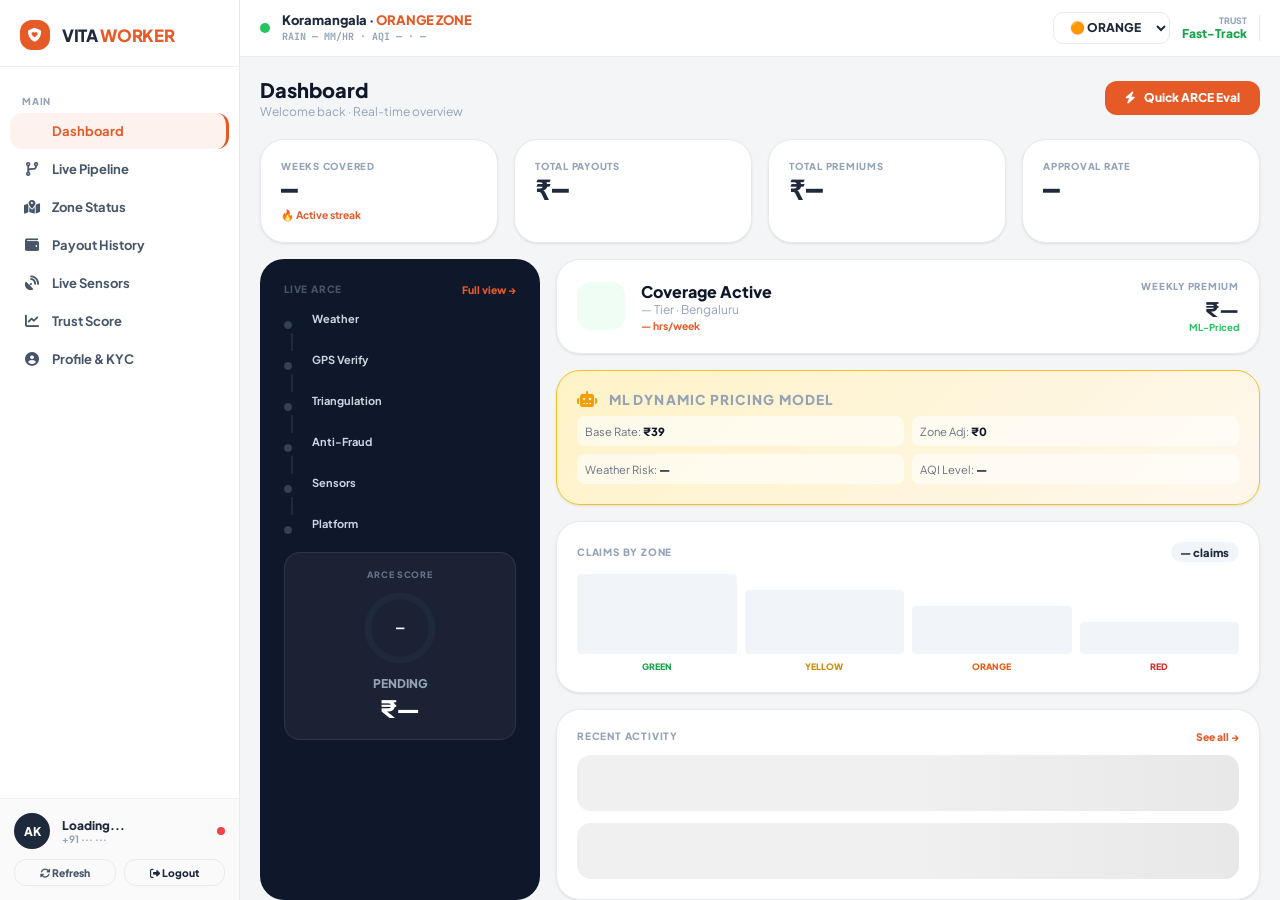
<file: frontend/workers_dashboard.html>
<!DOCTYPE html>
<html lang="en">
<head>
  <meta charset="UTF-8"><meta name="viewport" content="width=device-width,initial-scale=1">
  <title>VITA · Dashboard</title>
  <link rel="stylesheet" href="vita.css">
  <link rel="stylesheet" href="https://cdnjs.cloudflare.com/ajax/libs/font-awesome/6.5.0/css/all.min.css">
  <style>
    .stat-grid { display:grid; grid-template-columns:repeat(4,1fr); gap:1rem; }
    @media(max-width:900px){.stat-grid{grid-template-columns:1fr 1fr;}}
    .main-grid { display:grid; grid-template-columns:280px 1fr; gap:1rem; }
    @media(max-width:900px){.main-grid{grid-template-columns:1fr;}}
    .activity-row {
      display:flex; align-items:center; justify-content:space-between;
      padding:0.75rem 1rem; background:#f8fafc; border-radius:0.875rem;
      border:1px solid #f0f0f0;
    }
    .activity-icon {
      width:2.5rem; height:2.5rem; border-radius:0.75rem;
      display:flex; align-items:center; justify-content:center; font-size:1rem;
      flex-shrink:0;
    }
  </style>
</head>
<body>

<div id="sidebar"></div>
<div id="main">
  <div id="topbar"></div>
  <div id="page-content">

    <div class="fade-up" style="display:flex;align-items:center;justify-content:space-between;margin-bottom:1.25rem;">
      <div>
        <h1 style="font-size:1.25rem;font-weight:900;color:#0f172a;">Dashboard</h1>
        <p style="font-size:0.75rem;color:#94a3b8;margin-top:2px;">Welcome back · Real-time overview</p>
      </div>
      <button class="btn-primary" onclick="runQuickARCE()">
        <i class="fa-solid fa-bolt"></i> Quick ARCE Eval
      </button>
    </div>

    <!-- Stat cards -->
    <div class="stat-grid fade-up" style="margin-bottom:1rem;">
      <div class="card card-pad">
        <div class="stat-label">Weeks Covered</div>
        <div class="stat-value" id="s-weeks">—</div>
        <div style="font-size:0.65rem;color:#e65a28;margin-top:4px;font-weight:700;">🔥 Active streak</div>
      </div>
      <div class="card card-pad">
        <div class="stat-label">Total Payouts</div>
        <div class="stat-value mono" id="s-payouts">₹—</div>
      </div>
      <div class="card card-pad">
        <div class="stat-label">Total Premiums</div>
        <div class="stat-value mono" id="s-premiums">₹—</div>
      </div>
      <div class="card card-pad">
        <div class="stat-label">Approval Rate</div>
        <div class="stat-value" id="s-rate">—</div>
      </div>
    </div>

    <div class="main-grid fade-up">
      <!-- Pipeline mini -->
      <div class="dark-card" style="display:flex;flex-direction:column;gap:1rem;">
        <div style="display:flex;align-items:center;justify-content:space-between;">
          <div class="card-title" style="margin-bottom:0;">Live ARCE</div>
          <a href="/pipeline"style="font-size:0.65rem;font-weight:800;color:#e65a28;text-decoration:none;">Full view →</a>
        </div>
        <div id="mini-pipeline" style="display:flex;flex-direction:column;gap:2px;">
          <!-- steps injected by JS -->
        </div>
        <!-- Score ring -->
        <div style="background:rgba(255,255,255,0.05);border:1px solid rgba(255,255,255,0.08);border-radius:1rem;padding:1rem;text-align:center;">
          <div style="font-size:0.55rem;font-weight:800;color:#64748b;text-transform:uppercase;letter-spacing:0.08em;margin-bottom:0.5rem;">ARCE Score</div>
          <svg width="80" height="80" viewBox="0 0 80 80">
            <circle cx="40" cy="40" r="32" fill="none" stroke="#1e293b" stroke-width="7" class="score-ring-track"/>
            <circle id="score-ring" cx="40" cy="40" r="32" fill="none" stroke="#e65a28" stroke-width="7"
              stroke-linecap="round" stroke-dasharray="201.1" stroke-dashoffset="201.1"
              transform="rotate(-90 40 40)" class="score-ring-fill"/>
            <text x="40" y="45" text-anchor="middle" font-family="JetBrains Mono" font-size="14" font-weight="700" fill="white" id="score-text">—</text>
          </svg>
          <div id="arce-dec"  style="font-size:0.75rem;font-weight:900;color:#94a3b8;margin-top:4px;">PENDING</div>
          <div id="arce-pay"  style="font-size:1.5rem;font-weight:900;color:white;margin-top:2px;">₹—</div>
        </div>
      </div>

      <!-- Right column -->
      <div style="display:flex;flex-direction:column;gap:1rem;">
        <!-- Coverage with Dynamic Pricing -->
        <div class="card card-pad" style="display:flex;align-items:center;justify-content:space-between;">
          <div style="display:flex;align-items:center;gap:1rem;">
            <div style="width:3rem;height:3rem;border-radius:0.875rem;background:#f0fdf4;display:flex;align-items:center;justify-content:center;color:#16a34a;font-size:1.25rem;">
              <i class="fa-solid fa-shield-check"></i>
            </div>
            <div>
              <div style="font-size:1rem;font-weight:900;color:#0f172a;">Coverage Active</div>
              <div style="font-size:0.75rem;color:#94a3b8;" id="cov-zone">— Tier · Bengaluru</div>
              <div style="font-size:0.65rem;color:#e65a28;margin-top:2px;font-weight:700;" id="cov-hours">— hrs/week</div>
            </div>
          </div>
          <div style="text-align:right;">
            <div class="stat-label">Weekly Premium</div>
            <div style="font-size:1.25rem;font-weight:900;" id="cov-premium">₹—</div>
            <div style="font-size:0.6rem;color:#22c55e;font-weight:700;" id="cov-discount">ML-Priced</div>
          </div>
        </div>

        <!-- ML Pricing Factors -->
        <div class="card card-pad" style="background:linear-gradient(135deg,#fef3c7 0%,#fff7ed 100%);border:1px solid #fbbf24;">
          <div style="display:flex;align-items:center;gap:0.75rem;margin-bottom:0.5rem;">
            <i class="fa-solid fa-robot" style="color:#f59e0b;font-size:1rem;"></i>
            <div class="card-title" style="margin-bottom:0;font-size:0.85rem;">ML Dynamic Pricing Model</div>
          </div>
          <div style="display:grid;grid-template-columns:1fr 1fr;gap:0.5rem;font-size:0.7rem;">
            <div style="background:rgba(255,255,255,0.6);padding:0.5rem;border-radius:0.5rem;">
              <span style="color:#6b7280;">Base Rate:</span>
              <span style="font-weight:800;color:#0f172a;" id="ml-base">₹39</span>
            </div>
            <div style="background:rgba(255,255,255,0.6);padding:0.5rem;border-radius:0.5rem;">
              <span style="color:#6b7280;">Zone Adj:</span>
              <span style="font-weight:800;color:#0f172a;" id="ml-zone">₹0</span>
            </div>
            <div style="background:rgba(255,255,255,0.6);padding:0.5rem;border-radius:0.5rem;">
              <span style="color:#6b7280;">Weather Risk:</span>
              <span style="font-weight:800;color:#0f172a;" id="ml-weather">—</span>
            </div>
            <div style="background:rgba(255,255,255,0.6);padding:0.5rem;border-radius:0.5rem;">
              <span style="color:#6b7280;">AQI Level:</span>
              <span style="font-weight:800;color:#0f172a;" id="ml-aqi">—</span>
            </div>
          </div>
        </div>

        <!-- Zone bars -->
        <div class="card card-pad">
          <div style="display:flex;align-items:center;justify-content:space-between;margin-bottom:0.75rem;">
            <div class="card-title" style="margin-bottom:0;">Claims by Zone</div>
            <span style="font-size:0.7rem;font-weight:900;background:#f1f5f9;padding:0.2rem 0.6rem;border-radius:99px;" id="total-claims">— claims</span>
          </div>
          <div id="zone-bars" style="display:flex;align-items:flex-end;gap:0.5rem;height:80px;">
            <div style="flex:1;background:#f1f5f9;border-radius:0.25rem;height:100%;"></div>
            <div style="flex:1;background:#f1f5f9;border-radius:0.25rem;height:80%;"></div>
            <div style="flex:1;background:#f1f5f9;border-radius:0.25rem;height:60%;"></div>
            <div style="flex:1;background:#f1f5f9;border-radius:0.25rem;height:40%;"></div>
          </div>
          <div style="display:flex;gap:0.5rem;margin-top:0.4rem;">
            <span style="flex:1;font-size:0.55rem;font-weight:800;color:#16a34a;text-align:center;">GREEN</span>
            <span style="flex:1;font-size:0.55rem;font-weight:800;color:#ca8a04;text-align:center;">YELLOW</span>
            <span style="flex:1;font-size:0.55rem;font-weight:800;color:#ea580c;text-align:center;">ORANGE</span>
            <span style="flex:1;font-size:0.55rem;font-weight:800;color:#dc2626;text-align:center;">RED</span>
          </div>
        </div>

        <!-- Recent activity -->
        <div class="card card-pad">
          <div style="display:flex;align-items:center;justify-content:space-between;margin-bottom:0.75rem;">
            <div class="card-title" style="margin-bottom:0;">Recent Activity</div>
            <a href="workers_payouts.html" style="font-size:0.65rem;font-weight:800;color:#e65a28;text-decoration:none;">See all →</a>
          </div>
          <div id="recent-activity" class="space-y-3">
            <div style="height:3.5rem;border-radius:0.875rem;" class="shimmer"></div>
            <div style="height:3.5rem;border-radius:0.875rem;" class="shimmer"></div>
          </div>
        </div>
      </div>
    </div>

  </div><!-- /page-content -->
</div><!-- /main -->

<div id="toast-wrap"></div>
<script src="vita.js"></script>
<script>
VITA.init({ page: 'dashboard' }).then(() => {
  loadDashboard();
  setInterval(loadDashboard, 15000);
});

async function loadDashboard() {
  const [worker, stats] = await Promise.all([
    VITA.api('/api/worker/AK001'),
    VITA.api('/api/claims/stats'),
  ]);
  if (worker) {
    document.getElementById('s-weeks').textContent    = worker.weeks_covered;
    document.getElementById('s-payouts').textContent  = `₹${worker.total_payouts.toLocaleString('en-IN')}`;
    document.getElementById('s-premiums').textContent = `₹${worker.total_premiums.toLocaleString('en-IN')}`;
    document.getElementById('cov-zone').textContent   = `${worker.zone} Tier · Bengaluru Urban`;
    document.getElementById('cov-premium').textContent = `₹${worker.weekly_premium}`;
    
    // Dynamic pricing info
    if (worker.coverage_hours_per_week) {
      document.getElementById('cov-hours').textContent = `${worker.coverage_hours_per_week} hrs/week coverage`;
    }
    if (worker.pricing_factors) {
      const pf = worker.pricing_factors;
      document.getElementById('ml-base').textContent = `₹${pf.base_rate}`;
      const zoneAdj = pf.zone_adjustment;
      document.getElementById('ml-zone').textContent = zoneAdj >= 0 ? `+₹${zoneAdj}` : `-₹${Math.abs(zoneAdj)}`;
      document.getElementById('ml-zone').style.color = zoneAdj < 0 ? '#22c55e' : '#ef4444';
      document.getElementById('ml-weather').textContent = `${pf.weather_risk.toFixed(1)}mm rain`;
      document.getElementById('ml-aqi').textContent = `${pf.aqi_level} AQI`;
      
      // Show discount/premium badge
      const discountEl = document.getElementById('cov-discount');
      if (zoneAdj < 0) {
        discountEl.textContent = `₹${Math.abs(zoneAdj)} Discount Applied`;
        discountEl.style.color = '#22c55e';
      } else if (zoneAdj > 0) {
        discountEl.textContent = `Risk Premium +₹${zoneAdj}`;
        discountEl.style.color = '#f59e0b';
      } else {
        discountEl.textContent = 'Base Rate';
        discountEl.style.color = '#6b7280';
      }
    }
  }
  if (stats) {
    document.getElementById('s-rate').textContent   = stats.approval_rate + '%';
    document.getElementById('total-claims').textContent = `${stats.total_claims} claims`;
    renderBars(stats.by_zone);
  }
  await loadActivity();
  renderMiniPipeline();
}

function renderBars(byZone) {
  const colors = {GREEN:'#22c55e',YELLOW:'#eab308',ORANGE:'#f97316',RED:'#ef4444'};
  const max = Math.max(...Object.values(byZone), 1);
  document.getElementById('zone-bars').innerHTML = Object.entries(byZone).map(([z,c]) =>
    `<div style="flex:1;display:flex;flex-direction:column;align-items:center;gap:2px;">
      <span style="font-size:0.6rem;font-weight:900;color:${colors[z]};">${c}</span>
      <div style="width:100%;border-radius:4px 4px 0 0;background:${colors[z]};opacity:0.75;height:${Math.max((c/max)*70,4)}px;transition:height 0.7s ease;"></div>
    </div>`).join('');
}

async function loadActivity() {
  const data = await VITA.api('/api/payouts/recent?limit=3');
  if (!data) return;
  const iconBg = {green:'#f0fdf4',blue:'#eff6ff',orange:'#fff7ed',purple:'#faf5ff'};
  const iconTx = {green:'#16a34a',blue:'#1d4ed8',orange:'#ea580c',purple:'#7e22ce'};
  document.getElementById('recent-activity').innerHTML = data.payouts.map(p => `
    <div class="activity-row">
      <div style="display:flex;align-items:center;gap:0.75rem;">
        <div class="activity-icon" style="background:${iconBg[p.color]||'#f1f5f9'};color:${iconTx[p.color]||'#475569'};">
          <i class="fa-solid fa-${p.icon}"></i>
        </div>
        <div>
          <div style="font-size:0.8125rem;font-weight:900;">₹${p.amount} — ${p.event}</div>
          <div style="font-size:0.6rem;color:#94a3b8;font-weight:700;text-transform:uppercase;">${p.date} · ${p.zone}</div>
        </div>
      </div>
      <span class="chip chip-${p.status}">${p.status}</span>
    </div>
  `).join('');
}

function renderMiniPipeline() {
  const steps = ['Weather','GPS Verify','Triangulation','Anti-Fraud','Sensors','Platform'];
  document.getElementById('mini-pipeline').innerHTML = steps.map((s,i) => `
    <div class="pipe-step">
      <div class="pipe-step-icon" style="color:#334155;"><i class="fa-solid fa-circle" style="font-size:0.5rem;"></i></div>
      <div class="pipe-step-name">${s}</div>
    </div>
    ${i<steps.length-1 ? '<div class="pipe-connector"></div>' : ''}
  `).join('');
}

async function runQuickARCE() {
  const zone = VITA.getZone();
  VITA.toast(`Running ARCE for <b>${zone}</b>...`, 'info');
  // Animate pipeline
  const steps = ['Weather','GPS Verify','Triangulation','Anti-Fraud','Sensors','Platform'];
  let i = 0;
  const interval = setInterval(() => {
    if (i >= steps.length) { clearInterval(interval); return; }
    const panel = document.getElementById('mini-pipeline');
    const rows = panel.querySelectorAll('.pipe-step');
    if (rows[i]) {
      rows[i].querySelector('.pipe-step-icon').innerHTML = '<i class="fa-solid fa-circle-check" style="color:#22c55e;font-size:0.875rem;"></i>';
      if (rows[i-1]) {
        const conn = rows[i-1].nextElementSibling;
        if (conn && conn.classList.contains('pipe-connector')) conn.classList.add('done');
      }
    }
    i++;
  }, 1000);

  const result = await VITA.api(`/api/arce/evaluate?zone=${zone}&worker_id=AK001`);
  clearInterval(interval);
  if (!result) { VITA.toast('ARCE failed — backend error', 'error'); return; }
  const arce = result.arce_result;
  VITA.updateScoreRing('score-ring', 'score-text', arce.arce_score, 201.1);
  document.getElementById('arce-dec').textContent = arce.decision;
  document.getElementById('arce-dec').style.color = arce.decision==='APPROVED' ? '#22c55e' : '#ef4444';
  document.getElementById('arce-pay').textContent = result.payout_amount > 0 ? `₹${result.payout_amount}` : '—';
  const t = arce.decision==='APPROVED'?'success':'error';
  VITA.toast(`ARCE <b>${arce.decision}</b> · Score ${arce.arce_score} · Risk ${arce.risk_level}`, t);
  await loadDashboard();
}
</script>
</body>
</html>
</file>
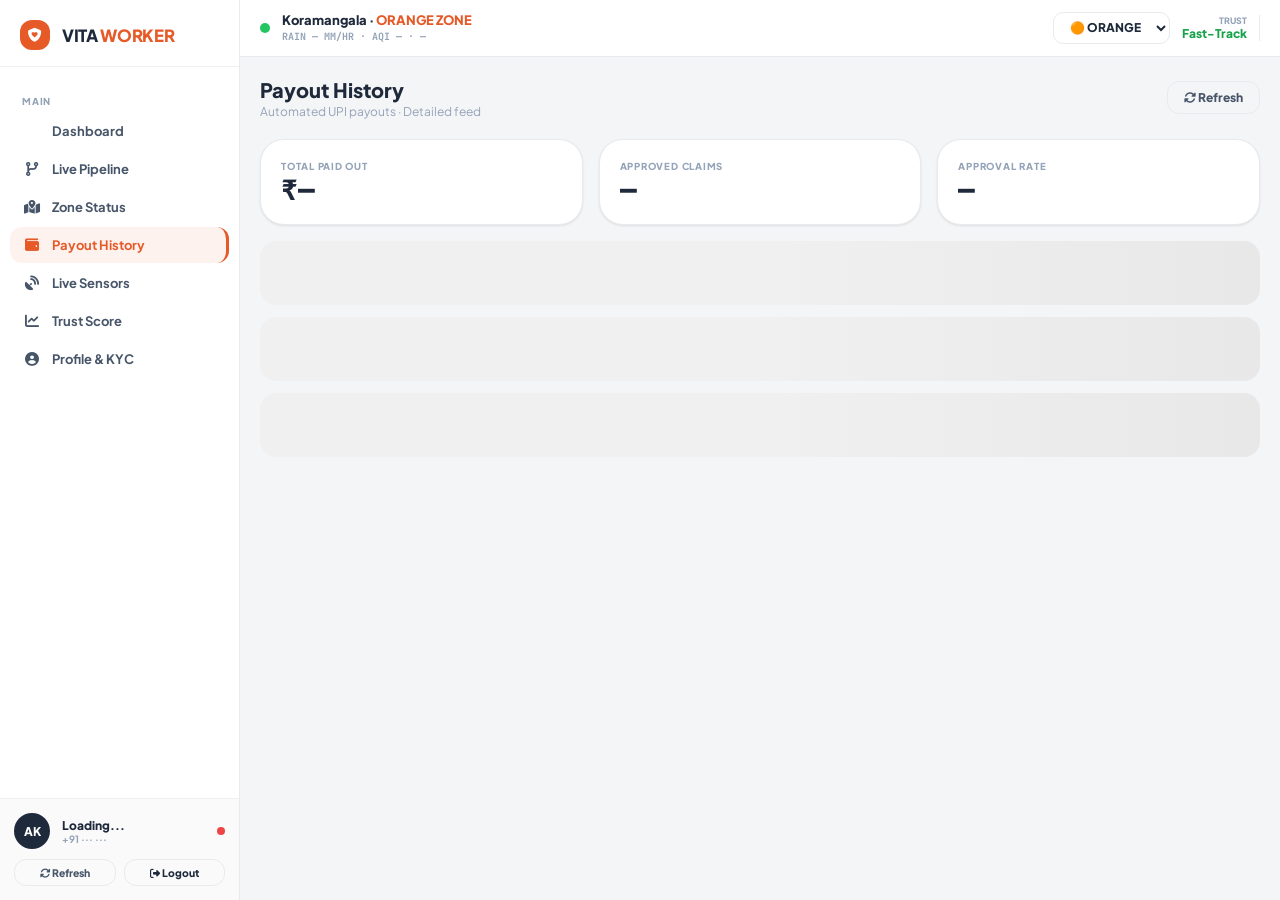
<file: frontend/workers_payouts.html>
<!DOCTYPE html>
<html lang="en">
<head>
  <meta charset="UTF-8"><meta name="viewport" content="width=device-width,initial-scale=1">
  <title>VITA · Payout History</title>
  <link rel="stylesheet" href="vita.css">
  <link rel="stylesheet" href="https://cdnjs.cloudflare.com/ajax/libs/font-awesome/6.5.0/css/all.min.css">
  <style>
    .payout-row {
      display:flex; align-items:center; justify-content:space-between;
      padding:1rem 1.25rem; background:white; border-radius:1rem;
      border:1px solid #e8eaed; transition:box-shadow 0.15s;
    }
    .payout-row:hover { box-shadow:0 4px 16px rgba(0,0,0,0.07); }
    .pay-icon { width:3rem; height:3rem; border-radius:0.875rem; display:flex; align-items:center; justify-content:center; font-size:1.125rem; flex-shrink:0; }
    .summary-strip { display:grid; grid-template-columns:repeat(3,1fr); gap:1rem; margin-bottom:1rem; }
    @media(max-width:600px){ .summary-strip{grid-template-columns:1fr;} }
  </style>
</head>
<body>
<div id="sidebar"></div>
<div id="main">
  <div id="topbar"></div>
  <div id="page-content">

    <div class="fade-up" style="display:flex;align-items:center;justify-content:space-between;margin-bottom:1.25rem;">
      <div>
        <h1 style="font-size:1.25rem;font-weight:900;">Payout History</h1>
        <p style="font-size:0.75rem;color:#94a3b8;margin-top:2px;">Automated UPI payouts · Detailed feed</p>
      </div>
      <button class="btn-ghost" onclick="loadPayouts()"><i class="fa-solid fa-rotate"></i> Refresh</button>
    </div>

    <!-- Summary strip -->
    <div class="summary-strip fade-up">
      <div class="card card-pad">
        <div class="stat-label">Total Paid Out</div>
        <div class="stat-value" id="sum-total">₹—</div>
      </div>
      <div class="card card-pad">
        <div class="stat-label">Approved Claims</div>
        <div class="stat-value" id="sum-approved">—</div>
      </div>
      <div class="card card-pad">
        <div class="stat-label">Approval Rate</div>
        <div class="stat-value" id="sum-rate">—</div>
      </div>
    </div>

    <!-- Payout list -->
    <div class="space-y-3 fade-up" id="payout-list">
      <div style="height:4rem;border-radius:1rem;" class="shimmer"></div>
      <div style="height:4rem;border-radius:1rem;" class="shimmer"></div>
      <div style="height:4rem;border-radius:1rem;" class="shimmer"></div>
    </div>

  </div>
</div>
<div id="toast-wrap"></div>
<script src="vita.js"></script>
<script>
VITA.init({ page: 'payouts' }).then(loadPayouts);

async function loadPayouts() {
  const payData = await VITA.api('/api/payouts');

  if (payData) {
    document.getElementById('sum-total').textContent    = `₹${payData.total_paid_out.toLocaleString('en-IN')}`;
    document.getElementById('sum-approved').textContent = payData.approved_claims;
    document.getElementById('sum-rate').textContent     = payData.approval_rate + '%';
  }

  if (!payData) { VITA.toast('Failed to load payouts', 'error'); return; }

  // Generate sample payout history
  const history = [];
  const zones = ['GREEN', 'YELLOW', 'ORANGE', 'RED'];
  const events = ['Claim Approved', 'Quick Payout', 'Scheduled Payout'];
  
  for (let i = 0; i < 5; i++) {
    const zone = zones[Math.floor(Math.random() * zones.length)];
    const event = events[Math.floor(Math.random() * events.length)];
    history.push({
      id: 'CLM' + String(1000 + i).slice(-4),
      event: event,
      date: new Date(Date.now() - i*3600000).toLocaleDateString(),
      zone: zone,
      amount: 1200,
      status: 'Completed',
      color: 'green',
      icon: 'check-circle'
    });
  }

  const iconBg = {'green':'#f0fdf4','blue':'#eff6ff','orange':'#fff7ed','purple':'#faf5ff'};
  const iconTx = {'green':'#16a34a','blue':'#1d4ed8','orange':'#ea580c','purple':'#7e22ce'};

  document.getElementById('payout-list').innerHTML = history.map(p => `
    <div class="payout-row">
      <div style="display:flex;align-items:center;gap:1rem;">
        <div class="pay-icon" style="background:${iconBg[p.color]||'#f1f5f9'};color:${iconTx[p.color]||'#475569'};">
          <i class="fa-solid fa-${p.icon}"></i>
        </div>
        <div>
          <div style="font-size:0.9rem;font-weight:900;color:#0f172a;">${p.id} - ${p.event}</div>
          <div style="font-size:0.65rem;color:#94a3b8;font-weight:700;text-transform:uppercase;margin-top:2px;">
            ${p.date} - ${VITA.chip(p.zone)} Zone
          </div>
        </div>
      </div>
      <div style="text-align:right;display:flex;flex-direction:column;align-items:flex-end;gap:4px;">
        <div style="font-size:1.1rem;font-weight:900;font-family:'JetBrains Mono',monospace;">₹${p.amount.toLocaleString('en-IN')}</div>
        <span class="chip chip-${p.status.toLowerCase()}">${p.status}</span>
      </div>
    </div>
  `).join('');
}
</script>
</body>
</html>
</file>
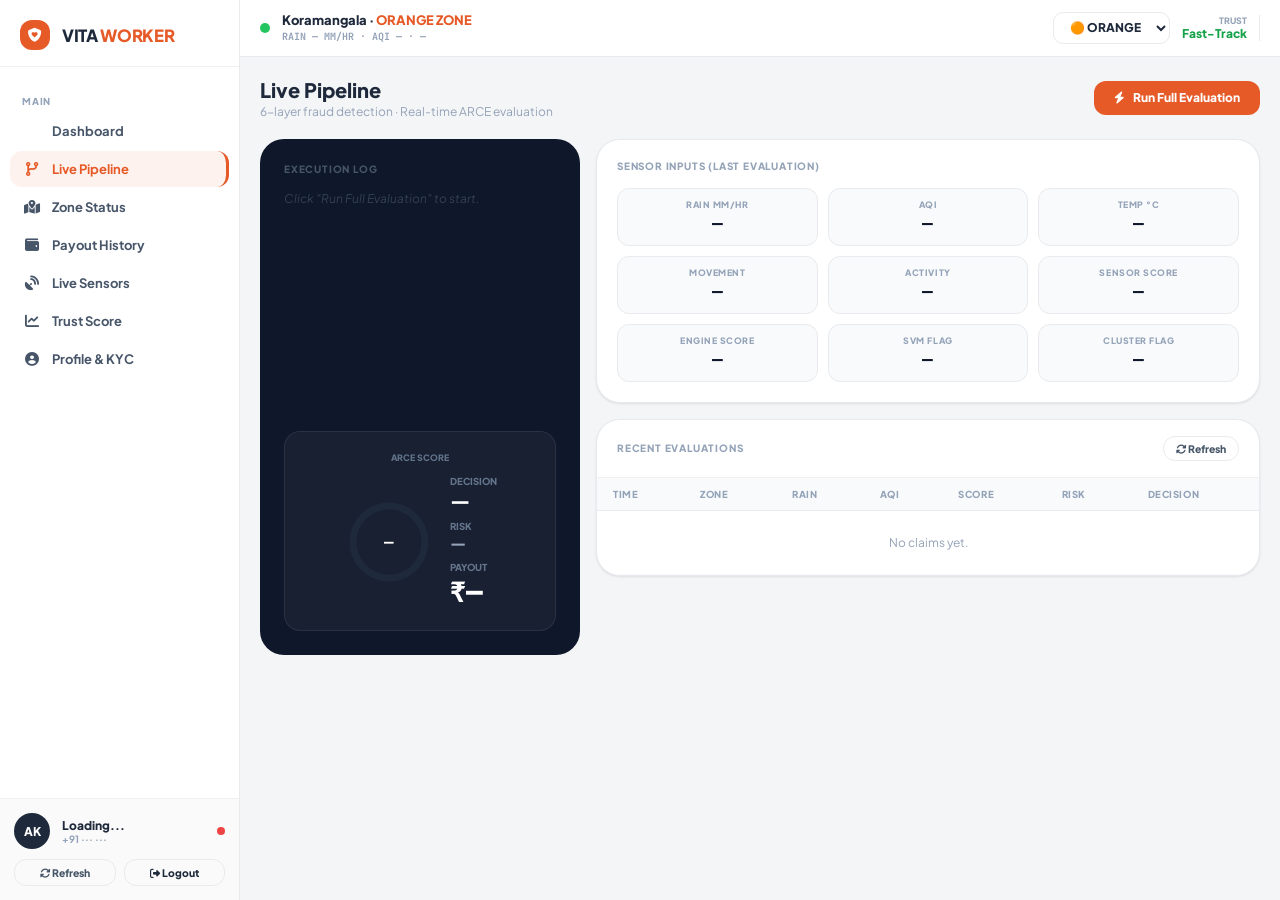
<file: frontend/workers_pipeline.html>
<!DOCTYPE html>
<html lang="en">
<head>
  <meta charset="UTF-8"><meta name="viewport" content="width=device-width,initial-scale=1">
  <title>VITA · Live Pipeline</title>
  <link rel="stylesheet" href="vita.css">
  <link rel="stylesheet" href="https://cdnjs.cloudflare.com/ajax/libs/font-awesome/6.5.0/css/all.min.css">
  <style>
    .pipeline-grid { display:grid; grid-template-columns:320px 1fr; gap:1rem; }
    @media(max-width:900px){.pipeline-grid{grid-template-columns:1fr;}}
    .sensor-chip {
      background:#f8fafc; border:1px solid #e8eaed; border-radius:0.75rem;
      padding:0.625rem 0.875rem; text-align:center;
    }
    .sensor-chip .val { font-family:'JetBrains Mono',monospace; font-size:1.125rem; font-weight:700; color:#0f172a; }
    .sensor-chip .lbl { font-size:0.55rem; font-weight:900; color:#94a3b8; text-transform:uppercase; letter-spacing:0.06em; margin-bottom:2px; }
  </style>
</head>
<body>
<div id="sidebar"></div>
<div id="main">
  <div id="topbar"></div>
  <div id="page-content">

    <div class="fade-up" style="display:flex;align-items:center;justify-content:space-between;margin-bottom:1.25rem;">
      <div>
        <h1 style="font-size:1.25rem;font-weight:900;">Live Pipeline</h1>
        <p style="font-size:0.75rem;color:#94a3b8;margin-top:2px;">6-layer fraud detection · Real-time ARCE evaluation</p>
      </div>
      <button class="btn-primary" id="run-btn" onclick="runPipeline()">
        <i class="fa-solid fa-bolt"></i> Run Full Evaluation
      </button>
    </div>

    <div class="pipeline-grid fade-up">
      <!-- Dark pipeline card -->
      <div class="dark-card">
        <div class="card-title">Execution Log</div>
        <div id="pipe-steps" style="display:flex;flex-direction:column;gap:2px;min-height:220px;">
          <p style="color:#334155;font-size:0.75rem;font-style:italic;">Click "Run Full Evaluation" to start.</p>
        </div>
        <!-- ARCE ring -->
        <div style="margin-top:1.25rem;background:rgba(255,255,255,0.04);border:1px solid rgba(255,255,255,0.08);border-radius:1rem;padding:1.25rem;">
          <div style="font-size:0.55rem;font-weight:800;color:#64748b;text-transform:uppercase;text-align:center;margin-bottom:0.75rem;">ARCE Score</div>
          <div style="display:flex;align-items:center;gap:1rem;justify-content:center;">
            <svg width="90" height="90" viewBox="0 0 90 90">
              <circle cx="45" cy="45" r="36" fill="none" stroke="#1e293b" stroke-width="7"/>
              <circle id="score-ring" cx="45" cy="45" r="36" fill="none" stroke="#e65a28" stroke-width="7"
                stroke-linecap="round" stroke-dasharray="226.2" stroke-dashoffset="226.2"
                transform="rotate(-90 45 45)" class="score-ring-fill"/>
              <text x="45" y="51" text-anchor="middle" font-family="JetBrains Mono" font-size="16" font-weight="700" fill="white" id="score-text">—</text>
            </svg>
            <div>
              <div style="font-size:0.6rem;color:#64748b;font-weight:800;text-transform:uppercase;">Decision</div>
              <div id="r-decision" style="font-size:1.25rem;font-weight:900;color:white;">—</div>
              <div style="font-size:0.6rem;color:#64748b;font-weight:800;text-transform:uppercase;margin-top:0.5rem;">Risk</div>
              <div id="r-risk" style="font-weight:900;color:#94a3b8;">—</div>
              <div style="font-size:0.6rem;color:#64748b;font-weight:800;text-transform:uppercase;margin-top:0.5rem;">Payout</div>
              <div id="r-payout" style="font-size:1.75rem;font-weight:900;color:white;" class="mono">₹—</div>
            </div>
          </div>
        </div>
      </div>

      <!-- Right: sensor values + extras -->
      <div style="display:flex;flex-direction:column;gap:1rem;">
        <!-- Sensor readings -->
        <div class="card card-pad">
          <div class="card-title">Sensor Inputs (last evaluation)</div>
          <div style="display:grid;grid-template-columns:repeat(3,1fr);gap:0.625rem;" id="sensor-grid">
            <div class="sensor-chip"><div class="lbl">Rain mm/hr</div><div class="val" id="sv-rain">—</div></div>
            <div class="sensor-chip"><div class="lbl">AQI</div><div class="val" id="sv-aqi">—</div></div>
            <div class="sensor-chip"><div class="lbl">Temp °C</div><div class="val" id="sv-temp">—</div></div>
            <div class="sensor-chip"><div class="lbl">Movement</div><div class="val" id="sv-mov">—</div></div>
            <div class="sensor-chip"><div class="lbl">Activity</div><div class="val" id="sv-act">—</div></div>
            <div class="sensor-chip"><div class="lbl">Sensor Score</div><div class="val" id="sv-ssc">—</div></div>
            <div class="sensor-chip"><div class="lbl">Engine Score</div><div class="val" id="sv-eng">—</div></div>
            <div class="sensor-chip"><div class="lbl">SVM Flag</div><div class="val" id="sv-svm">—</div></div>
            <div class="sensor-chip"><div class="lbl">Cluster Flag</div><div class="val" id="sv-cl">—</div></div>
          </div>
        </div>

        <!-- Claims history table -->
        <div class="card" style="overflow:hidden;">
          <div style="padding:1rem 1.25rem;border-bottom:1px solid #f0f0f0;display:flex;align-items:center;justify-content:space-between;">
            <div class="card-title" style="margin-bottom:0;">Recent Evaluations</div>
            <button class="btn-ghost" onclick="loadHistory()" style="padding:0.3rem 0.75rem;font-size:0.65rem;">
              <i class="fa-solid fa-rotate"></i> Refresh
            </button>
          </div>
          <div style="overflow-x:auto;">
            <table class="vita-table">
              <thead>
                <tr>
                  <th>Time</th><th>Zone</th><th>Rain</th><th>AQI</th>
                  <th>Score</th><th>Risk</th><th>Decision</th>
                </tr>
              </thead>
              <tbody id="hist-body">
                <tr><td colspan="7" style="text-align:center;padding:1.5rem;color:#94a3b8;">Run an evaluation to populate data.</td></tr>
              </tbody>
            </table>
          </div>
        </div>
      </div>
    </div>

  </div>
</div>
<div id="toast-wrap"></div>
<script src="vita.js"></script> 
<script>
VITA.init({ page: 'pipeline' }).then(loadHistory);

const LAYER_NAMES = ['','Weather Confirmation','GPS Zone Verification','Network Triangulation','Anti-Fraud (SVM+DBSCAN)','Sensor Activity','Platform Handshake'];

function resetPipelineUI() {
  document.getElementById('pipe-steps').innerHTML = LAYER_NAMES.slice(1).map((n,i) => `
    <div class="pipe-step" id="ps-${i+1}">
      <div class="pipe-step-icon" style="color:#334155;font-size:0.5rem;"><i class="fa-solid fa-circle"></i></div>
      <div class="pipe-step-body"><div class="pipe-step-name">${n}</div></div>
    </div>
    ${i<5?'<div class="pipe-connector" id="pc-'+(i+1)+'"></div>':''}
  `).join('');
  const ring = document.getElementById('score-ring');
  if (ring) ring.style.strokeDashoffset = '226.2';
  ['score-text','r-decision','r-risk','r-payout'].forEach(id => {
    const el = document.getElementById(id);
    if (el) el.textContent = id==='r-payout'?'₹—':'—';
  });
}

function updateStep(data) {
  const el = document.getElementById(`ps-${data.layer}`);
  if (!el) return;
  const icons = {PASS:'circle-check',FAIL:'circle-xmark',WARN:'triangle-exclamation'};
  const cols  = {PASS:'#22c55e',FAIL:'#ef4444',WARN:'#eab308'};
  el.innerHTML = `
    <div class="pipe-step-icon" style="color:${cols[data.status]||'#94a3b8'};"><i class="fa-solid fa-${icons[data.status]||'circle'}"></i></div>
    <div class="pipe-step-body">
      <div class="pipe-step-name" style="color:#e2e8f0;">${data.name}</div>
      <div class="pipe-step-detail">${data.detail}</div>
    </div>`;
  const conn = document.getElementById(`pc-${data.layer}`);
  if (conn) conn.className = `pipe-connector ${data.status==='PASS'?'done':'fail'}`;
  // Set next step as running
  const next = document.getElementById(`ps-${data.layer+1}`);
  if (next) {
    const nameEl = next.querySelector('.pipe-step-name');
    if (nameEl) {
      next.querySelector('.pipe-step-icon').innerHTML = '<i class="fa-solid fa-spinner fa-spin" style="color:#e65a28;"></i>';
      nameEl.style.color = '#cbd5e1';
    }
  }
}

function setResult(d) {
  VITA.updateScoreRing('score-ring','score-text', d.arce_score, 226.2);
  document.getElementById('r-decision').textContent = d.decision;
  document.getElementById('r-decision').style.color = d.decision==='APPROVED'?'#22c55e':'#ef4444';
  document.getElementById('r-risk').textContent    = d.risk_level;
  document.getElementById('r-payout').textContent  = d.payout>0?`₹${d.payout}`:'₹0';
  if (d.engine_score !== undefined) document.getElementById('sv-eng').textContent = d.engine_score;
  if (d.sensor_score !== undefined) document.getElementById('sv-ssc').textContent = d.sensor_score;
}

async function runPipeline() {
  const btn = document.getElementById('run-btn');
  btn.disabled = true;
  btn.innerHTML = '<i class="fa-solid fa-spinner fa-spin"></i> Running...';
  resetPipelineUI();
  VITA.toast('Pipeline started...', 'info');
  const zone = VITA.getZone();

  VITA.streamPipeline(zone,
    (step) => {
      updateStep(step);
      // Populate sensor values from step details
      if (step.layer===1) {
        const m = step.detail.match(/Rain:([\d.]+).*AQI:([\d.]+).*Temp:([\d.]+)/);
        if(m){ document.getElementById('sv-rain').textContent=m[1]; document.getElementById('sv-aqi').textContent=m[2]; document.getElementById('sv-temp').textContent=m[3]; }
      }
      if (step.layer===4) {
        document.getElementById('sv-svm').textContent = step.detail.includes('SVM:FLAGGED')?'⚠ FLAGGED':'✓ OK';
        document.getElementById('sv-cl').textContent  = step.detail.includes('DBSCAN:FLAGGED')?'⚠ FLAGGED':'✓ OK';
      }
      if (step.layer===5) {
        const m = step.detail.match(/Activity:([\d.]+)/);
        if(m) document.getElementById('sv-act').textContent = m[1]+'%';
      }
    },
    (result) => {
      setResult(result);
      btn.disabled = false;
      btn.innerHTML = '<i class="fa-solid fa-bolt"></i> Run Full Evaluation';
      VITA.toast(`ARCE <b>${result.decision}</b> · Score ${result.arce_score}`, result.decision==='APPROVED'?'success':'error');
      loadHistory();
    },
    () => {
      btn.disabled = false;
      btn.innerHTML = '<i class="fa-solid fa-bolt"></i> Run Full Evaluation';
      VITA.toast('Pipeline error — is backend running?', 'error');
    }
  );
}

async function loadHistory() {
  const data = await VITA.api('/api/claims/history?limit=12');
  const tbody = document.getElementById('hist-body');
  if (!data || !data.claims.length) {
    tbody.innerHTML = `<tr><td colspan="7" style="text-align:center;padding:1.5rem;color:#94a3b8;">No claims yet.</td></tr>`;
    return;
  }
  tbody.innerHTML = data.claims.map(c => {
    const t = c.timestamp ? new Date(c.timestamp).toLocaleTimeString('en-IN',{hour:'2-digit',minute:'2-digit',second:'2-digit'}) : '—';
    const dec = c.reported_outcome || (c.label===1?'APPROVED':'REJECTED');
    const score = c.arce_score ?? '—';
    return `<tr>
      <td class="mono">${t}</td>
      <td>${VITA.chip(c.zone||'—')}</td>
      <td class="mono">${Number(c.rain||0).toFixed(1)}</td>
      <td class="mono">${Number(c.aqi||0).toFixed(0)}</td>
      <td class="mono" style="font-weight:900;color:${score>=0.7?'#16a34a':score>=0.5?'#ca8a04':'#dc2626'}">${score}</td>
      <td>${VITA.chip(c.risk_level||'—')}</td>
      <td>${VITA.chip(dec)}</td>
    </tr>`;
  }).join('');
}
</script>
</body>
</html>
</file>
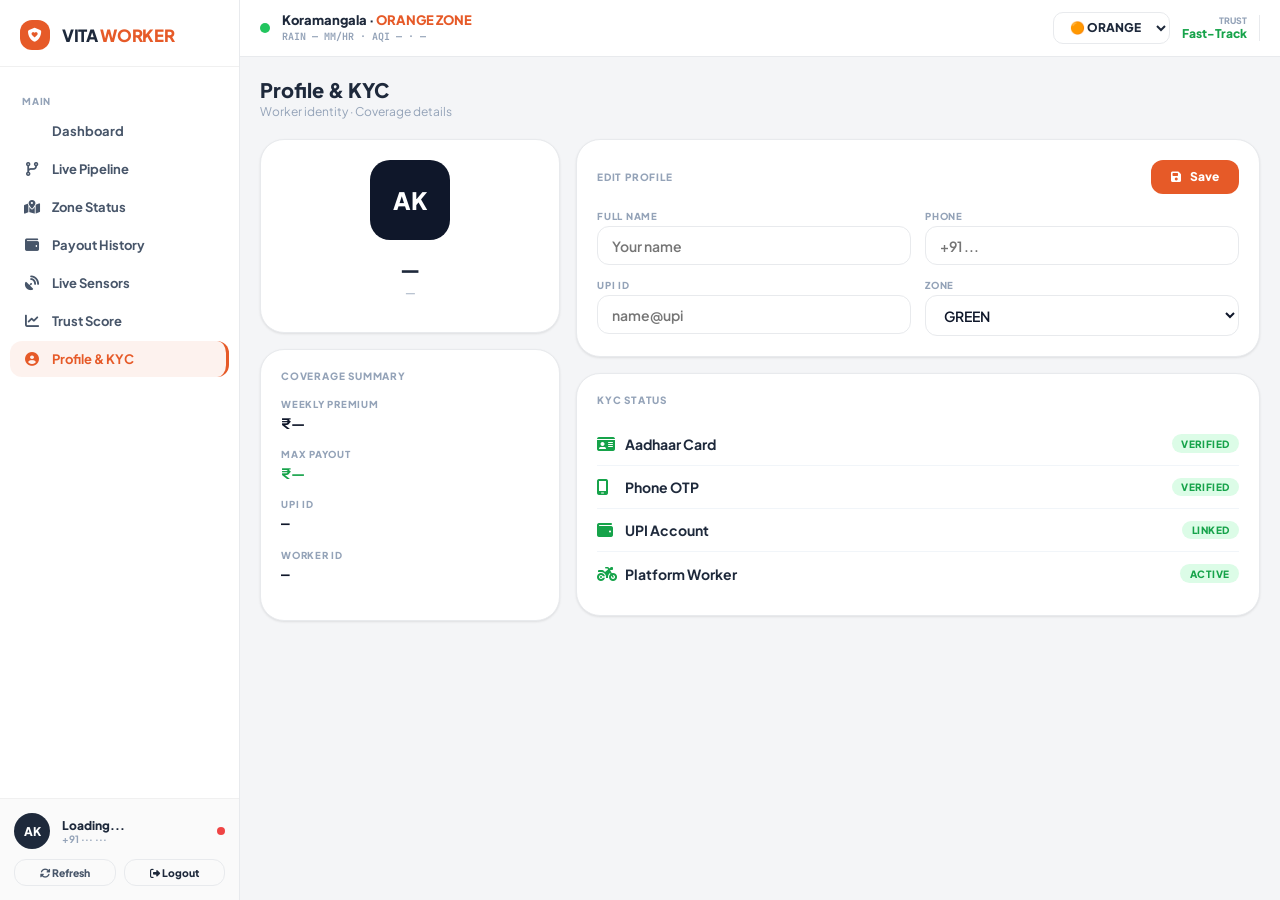
<file: frontend/workers_profile.html>
<!DOCTYPE html>
<html lang="en">
<head>
  <meta charset="UTF-8"><meta name="viewport" content="width=device-width,initial-scale=1">
  <title>VITA · Profile & KYC</title>
  <link rel="stylesheet" href="vita.css">
  <link rel="stylesheet" href="https://cdnjs.cloudflare.com/ajax/libs/font-awesome/6.5.0/css/all.min.css">
  <style>
    .profile-grid { display:grid; grid-template-columns:300px 1fr; gap:1rem; }
    @media(max-width:900px){.profile-grid{grid-template-columns:1fr;}}
    .field-group { margin-bottom:1rem; }
    .field-label { font-size:0.6rem; font-weight:900; color:#94a3b8; text-transform:uppercase; letter-spacing:0.08em; margin-bottom:4px; }
    .field-value { font-size:0.9rem; font-weight:700; color:#0f172a; }
    .field-input {
      width:100%; padding:0.6rem 0.875rem; border:1.5px solid #e8eaed; border-radius:0.75rem;
      font-family:'Plus Jakarta Sans',sans-serif; font-size:0.875rem; font-weight:600; color:#0f172a;
      background:white; outline:none; transition:border-color 0.15s;
    }
    .field-input:focus { border-color:#e65a28; }
    .kyc-row { display:flex; align-items:center; justify-content:space-between; padding:0.75rem 0; border-bottom:1px solid #f1f5f9; }
    .kyc-row:last-child { border-bottom:none; }
  </style>
</head>
<body>
<div id="sidebar"></div>
<div id="main">
  <div id="topbar"></div>
  <div id="page-content">

    <div class="fade-up" style="margin-bottom:1.25rem;">
      <h1 style="font-size:1.25rem;font-weight:900;">Profile & KYC</h1>
      <p style="font-size:0.75rem;color:#94a3b8;margin-top:2px;">Worker identity · Coverage details</p>
    </div>

    <div class="profile-grid fade-up">
      <!-- Profile card -->
      <div style="display:flex;flex-direction:column;gap:1rem;">
        <div class="card card-pad" style="text-align:center;">
          <div style="width:5rem;height:5rem;border-radius:1.25rem;background:#0f172a;display:flex;align-items:center;justify-content:center;color:white;font-size:1.5rem;font-weight:900;margin:0 auto 1rem;" id="prof-avatar">AK</div>
          <div style="font-size:1.25rem;font-weight:900;" id="prof-name">—</div>
          <div style="font-size:0.75rem;color:#94a3b8;margin-top:4px;" id="prof-phone">—</div>
          <div style="margin-top:0.75rem;" id="prof-kyc"></div>
          <div style="margin-top:0.75rem;" id="prof-zone"></div>
        </div>

        <div class="card card-pad">
          <div class="card-title">Coverage Summary</div>
          <div class="field-group">
            <div class="field-label">Weekly Premium</div>
            <div class="field-value brand-text" id="prof-premium">₹—</div>
          </div>
          <div class="field-group">
            <div class="field-label">Max Payout</div>
            <div class="field-value" style="color:#16a34a;" id="prof-payout">₹—</div>
          </div>
          <div class="field-group">
            <div class="field-label">UPI ID</div>
            <div class="field-value mono" id="prof-upi">—</div>
          </div>
          <div class="field-group">
            <div class="field-label">Worker ID</div>
            <div class="field-value mono" id="prof-wid">—</div>
          </div>
        </div>
      </div>

      <!-- Edit + KYC -->
      <div style="display:flex;flex-direction:column;gap:1rem;">
        <!-- Edit form -->
        <div class="card card-pad">
          <div style="display:flex;align-items:center;justify-content:space-between;margin-bottom:1rem;">
            <div class="card-title" style="margin-bottom:0;">Edit Profile</div>
            <button class="btn-primary" onclick="saveProfile()"><i class="fa-solid fa-floppy-disk"></i> Save</button>
          </div>
          <div style="display:grid;grid-template-columns:1fr 1fr;gap:0.875rem;">
            <div>
              <div class="field-label">Full Name</div>
              <input class="field-input" id="edit-name" placeholder="Your name">
            </div>
            <div>
              <div class="field-label">Phone</div>
              <input class="field-input" id="edit-phone" placeholder="+91 ...">
            </div>
            <div>
              <div class="field-label">UPI ID</div>
              <input class="field-input" id="edit-upi" placeholder="name@upi">
            </div>
            <div>
              <div class="field-label">Zone</div>
              <select class="field-input" id="edit-zone">
                <option value="GREEN">GREEN</option>
                <option value="YELLOW">YELLOW</option>
                <option value="ORANGE">ORANGE</option>
                <option value="RED">RED</option>
              </select>
            </div>
          </div>
        </div>

        <!-- KYC checklist -->
        <div class="card card-pad">
          <div class="card-title">KYC Status</div>
          <div id="kyc-list">
            <div class="kyc-row">
              <div style="display:flex;align-items:center;gap:0.75rem;">
                <i class="fa-solid fa-id-card" style="color:#16a34a;width:1rem;"></i>
                <span style="font-size:0.875rem;font-weight:700;">Aadhaar Card</span>
              </div>
              <span class="chip chip-APPROVED">VERIFIED</span>
            </div>
            <div class="kyc-row">
              <div style="display:flex;align-items:center;gap:0.75rem;">
                <i class="fa-solid fa-mobile-screen" style="color:#16a34a;width:1rem;"></i>
                <span style="font-size:0.875rem;font-weight:700;">Phone OTP</span>
              </div>
              <span class="chip chip-APPROVED">VERIFIED</span>
            </div>
            <div class="kyc-row">
              <div style="display:flex;align-items:center;gap:0.75rem;">
                <i class="fa-solid fa-wallet" style="color:#16a34a;width:1rem;"></i>
                <span style="font-size:0.875rem;font-weight:700;">UPI Account</span>
              </div>
              <span class="chip chip-APPROVED">LINKED</span>
            </div>
            <div class="kyc-row">
              <div style="display:flex;align-items:center;gap:0.75rem;">
                <i class="fa-solid fa-motorcycle" style="color:#16a34a;width:1rem;"></i>
                <span style="font-size:0.875rem;font-weight:700;">Platform Worker</span>
              </div>
              <span class="chip chip-APPROVED">ACTIVE</span>
            </div>
          </div>
        </div>
      </div>
    </div>

  </div>
</div>
<div id="toast-wrap"></div>
<script src="vita.js"></script>
<script>
VITA.init({ page: 'profile' }).then(loadProfile);

async function loadProfile() {
  const w = await VITA.api('/api/worker/AK001');
  if (!w) { VITA.toast('Failed to load profile', 'error'); return; }

  document.getElementById('prof-avatar').textContent = w.initials || w.name.split(' ').map(x=>x[0]).join('');
  document.getElementById('prof-name').textContent   = w.name;
  document.getElementById('prof-phone').textContent  = w.phone;
  document.getElementById('prof-kyc').innerHTML      = `<span class="chip chip-APPROVED">KYC ${w.kyc_status}</span>`;
  document.getElementById('prof-zone').innerHTML     = VITA.chip(w.zone || 'ORANGE');
  document.getElementById('prof-premium').textContent = `₹${w.weekly_premium}`;
  document.getElementById('prof-payout').textContent  = `₹${w.potential_payout}`;
  document.getElementById('prof-upi').textContent     = w.upi_id;
  document.getElementById('prof-wid').textContent     = w.worker_id;

  // Pre-fill edit form
  document.getElementById('edit-name').value  = w.name;
  document.getElementById('edit-phone').value = w.phone;
  document.getElementById('edit-upi').value   = w.upi_id;
  document.getElementById('edit-zone').value  = w.zone || 'ORANGE';
}

async function saveProfile() {
  const payload = {
    name:   document.getElementById('edit-name').value,
    phone:  document.getElementById('edit-phone').value,
    upi_id: document.getElementById('edit-upi').value,
    zone:   document.getElementById('edit-zone').value,
  };
  try {
    const r = await fetch(VITA.API + '/api/worker/AK001', {
      method: 'PUT',
      headers: {'Content-Type':'application/json'},
      body: JSON.stringify(payload),
    });
    if (r.ok) {
      VITA.toast('Profile saved ✓', 'success');
      loadProfile();
    } else {
      VITA.toast('Save failed', 'error');
    }
  } catch {
    VITA.toast('Backend unreachable', 'error');
  }
}
</script>
</body>
</html>
</file>
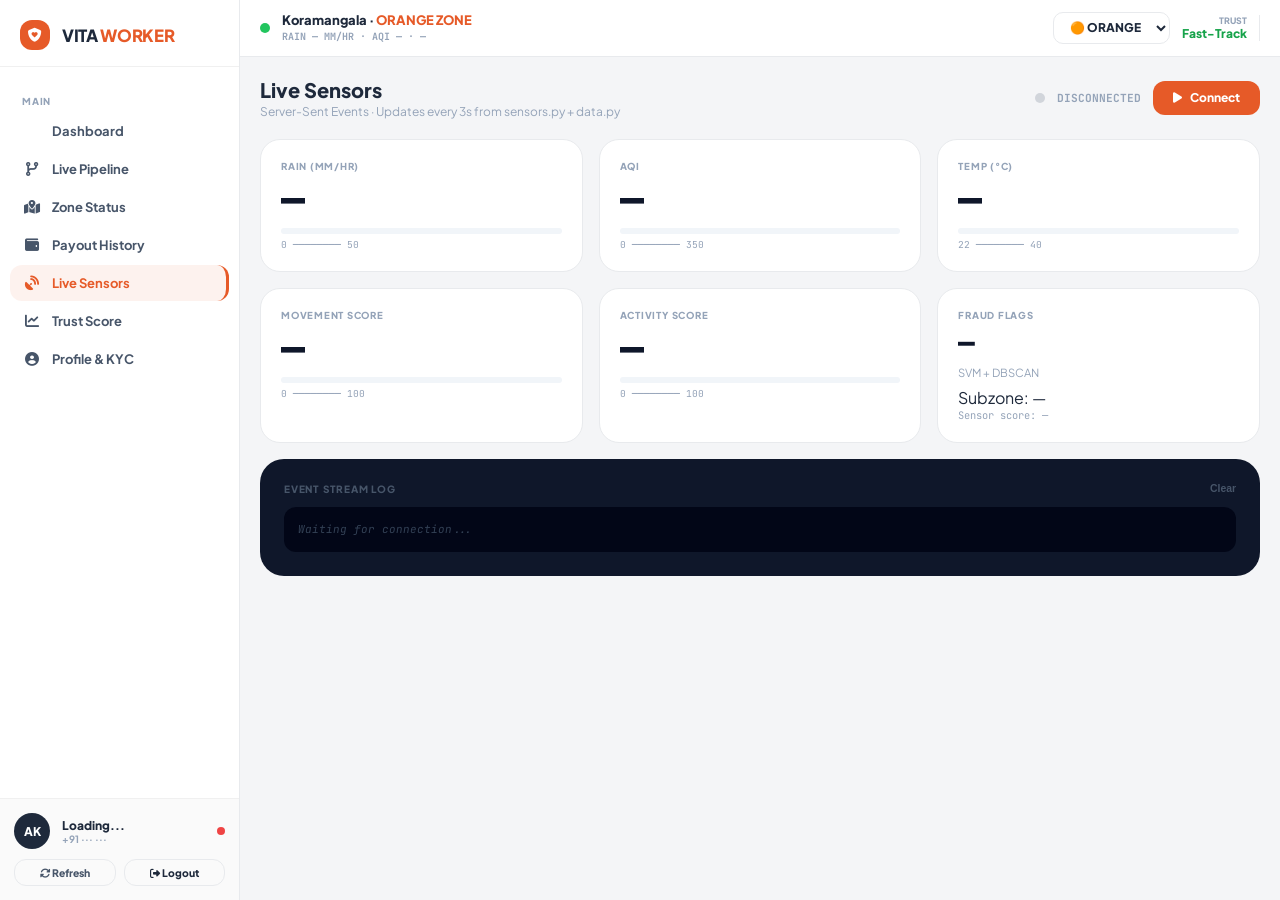
<file: frontend/workers_sensors.html>
<!DOCTYPE html>
<html lang="en">
<head>
  <meta charset="UTF-8"><meta name="viewport" content="width=device-width,initial-scale=1">
  <title>VITA · Live Sensors</title>
  <link rel="stylesheet" href="vita.css">
  <link rel="stylesheet" href="https://cdnjs.cloudflare.com/ajax/libs/font-awesome/6.5.0/css/all.min.css">
  <style>
    .sensor-card { background:white; border:1px solid #e8eaed; border-radius:1.25rem; padding:1.25rem; }
    .sensor-big  { font-size:2.5rem; font-weight:900; font-family:'JetBrains Mono',monospace; color:#0f172a; line-height:1; margin:0.5rem 0; }
    .sse-badge   { font-family:'JetBrains Mono',monospace; font-size:0.7rem; font-weight:700; }
    .sensors-grid { display:grid; grid-template-columns:repeat(3,1fr); gap:1rem; }
    @media(max-width:900px){.sensors-grid{grid-template-columns:1fr 1fr;}}
    @media(max-width:600px){.sensors-grid{grid-template-columns:1fr;}}
  </style>
</head>
<body>
<div id="sidebar"></div>
<div id="main">
  <div id="topbar"></div>
  <div id="page-content">

    <div class="fade-up" style="display:flex;align-items:center;justify-content:space-between;margin-bottom:1.25rem;">
      <div>
        <h1 style="font-size:1.25rem;font-weight:900;">Live Sensors</h1>
        <p style="font-size:0.75rem;color:#94a3b8;margin-top:2px;">Server-Sent Events · Updates every 3s from sensors.py + data.py</p>
      </div>
      <div style="display:flex;align-items:center;gap:0.75rem;">
        <div id="sse-dot" style="width:0.625rem;height:0.625rem;border-radius:50%;background:#d1d5db;"></div>
        <span id="sse-label" class="sse-badge" style="color:#94a3b8;">DISCONNECTED</span>
        <button class="btn-primary" id="sse-btn" onclick="toggleSSE()">
          <i class="fa-solid fa-play"></i> Connect
        </button>
      </div>
    </div>

    <div class="sensors-grid fade-up">
      <div class="sensor-card">
        <div class="stat-label">Rain (mm/hr)</div>
        <div class="sensor-big" id="ss-rain">—</div>
        <div class="progress-bar"><div class="progress-fill" id="bar-rain" style="width:0%;background:#3b82f6;"></div></div>
        <div style="font-size:0.6rem;color:#94a3b8;margin-top:4px;font-family:'JetBrains Mono',monospace;">0 ──────── 50</div>
      </div>
      <div class="sensor-card">
        <div class="stat-label">AQI</div>
        <div class="sensor-big" id="ss-aqi">—</div>
        <div class="progress-bar"><div class="progress-fill" id="bar-aqi" style="width:0%;background:#f59e0b;"></div></div>
        <div style="font-size:0.6rem;color:#94a3b8;margin-top:4px;font-family:'JetBrains Mono',monospace;">0 ──────── 350</div>
      </div>
      <div class="sensor-card">
        <div class="stat-label">Temp (°C)</div>
        <div class="sensor-big" id="ss-temp">—</div>
        <div class="progress-bar"><div class="progress-fill" id="bar-temp" style="width:0%;background:#ef4444;"></div></div>
        <div style="font-size:0.6rem;color:#94a3b8;margin-top:4px;font-family:'JetBrains Mono',monospace;">22 ──────── 40</div>
      </div>
      <div class="sensor-card">
        <div class="stat-label">Movement Score</div>
        <div class="sensor-big" id="ss-mov">—</div>
        <div class="progress-bar"><div class="progress-fill" id="bar-mov" style="width:0%;background:#22c55e;"></div></div>
        <div style="font-size:0.6rem;color:#94a3b8;margin-top:4px;font-family:'JetBrains Mono',monospace;">0 ──────── 100</div>
      </div>
      <div class="sensor-card">
        <div class="stat-label">Activity Score</div>
        <div class="sensor-big" id="ss-act">—</div>
        <div class="progress-bar"><div class="progress-fill" id="bar-act" style="width:0%;background:#a855f7;"></div></div>
        <div style="font-size:0.6rem;color:#94a3b8;margin-top:4px;font-family:'JetBrains Mono',monospace;">0 ──────── 100</div>
      </div>
      <div class="sensor-card">
        <div class="stat-label">Fraud Flags</div>
        <div class="sensor-big" id="ss-fraud" style="font-size:1.75rem;">—</div>
        <div style="font-size:0.7rem;color:#94a3b8;margin-top:0.5rem;" id="ss-fraud-detail">SVM + DBSCAN</div>
        <div style="margin-top:0.5rem;" id="ss-subzone" style="font-size:0.65rem;color:#94a3b8;font-family:'JetBrains Mono',monospace;">Subzone: —</div>
        <div style="font-size:0.65rem;color:#94a3b8;font-family:'JetBrains Mono',monospace;" id="ss-sensorscore">Sensor score: —</div>
      </div>
    </div>

    <!-- SSE log -->
    <div class="fade-up" style="margin-top:1rem;">
      <div class="dark-card">
        <div style="display:flex;align-items:center;justify-content:space-between;margin-bottom:0.75rem;">
          <div class="card-title" style="margin-bottom:0;">Event Stream Log</div>
          <button onclick="clearLog()" style="font-size:0.65rem;font-weight:800;color:#475569;background:none;border:none;cursor:pointer;">Clear</button>
        </div>
        <div class="sse-log" id="sse-log">
          <span style="color:#334155;font-style:italic;">Waiting for connection...</span>
        </div>
      </div>
    </div>

  </div>
</div>
<div id="toast-wrap"></div>
<script src="vita.js"></script>
<script>
VITA.init({ page: 'sensors' });

let streaming = false;

function toggleSSE() {
  if (streaming) {
    VITA.stopSSE();
    setSSEStatus(false);
    streaming = false;
    document.getElementById('sse-btn').innerHTML = '<i class="fa-solid fa-play"></i> Connect';
  } else {
    startStream();
  }
}

function setSSEStatus(on) {
  const dot = document.getElementById('sse-dot');
  const lbl = document.getElementById('sse-label');
  dot.style.background  = on ? '#22c55e' : '#d1d5db';
  dot.style.animation   = on ? 'pulse-green 2s infinite' : 'none';
  lbl.textContent       = on ? 'STREAMING' : 'DISCONNECTED';
  lbl.style.color       = on ? '#16a34a' : '#94a3b8';
}

function addLog(msg, type='') {
  const log = document.getElementById('sse-log');
  const ts  = new Date().toLocaleTimeString('en-IN',{hour12:false});
  const line = document.createElement('div');
  line.innerHTML = `<span class="ts">[${ts}]</span> <span class="${type}">${msg}</span>`;
  if (log.firstElementChild?.style?.fontStyle==='italic') log.innerHTML='';
  log.appendChild(line);
  if (log.children.length > 60) log.removeChild(log.firstChild);
  log.scrollTop = log.scrollHeight;
}

function clearLog() { document.getElementById('sse-log').innerHTML = ''; }

function startStream() {
  const zone = VITA.getZone();
  addLog(`Connecting to ${zone} zone stream...`);
  VITA.startSSE(zone,
    (d) => {
      document.getElementById('ss-rain').textContent  = d.rain.toFixed(1);
      document.getElementById('ss-aqi').textContent   = d.aqi.toFixed(0);
      document.getElementById('ss-temp').textContent  = d.temp.toFixed(1);
      document.getElementById('ss-mov').textContent   = d.movement.toFixed(1);
      document.getElementById('ss-act').textContent   = d.activity.toFixed(1);
      document.getElementById('bar-rain').style.width = Math.min(d.rain/50*100,100)+'%';
      document.getElementById('bar-aqi').style.width  = Math.min(d.aqi/350*100,100)+'%';
      document.getElementById('bar-temp').style.width = Math.min((d.temp-22)/18*100,100)+'%';
      document.getElementById('bar-mov').style.width  = Math.min(d.movement,100)+'%';
      document.getElementById('bar-act').style.width  = Math.min(d.activity,100)+'%';
      const fc = (d.svm_flag?1:0)+(d.cluster_flag?1:0);
      const fraudEl = document.getElementById('ss-fraud');
      fraudEl.textContent = fc===0?'✓ CLEAN':`⚠ ${fc} FLAG${fc>1?'S':''}`;
      fraudEl.style.color = fc>0?'#dc2626':'#16a34a';
      document.getElementById('ss-fraud-detail').textContent = `SVM:${d.svm_flag?'FLAGGED':'OK'} · DBSCAN:${d.cluster_flag?'FLAGGED':'OK'}`;
      document.getElementById('ss-subzone').textContent = `Subzone: ${d.subzone||'—'}`;
      document.getElementById('ss-sensorscore').textContent = `Sensor score: ${d.sensor_score??'—'}`;
      // Update header
      const tbRain = document.getElementById('tb-rain'); if(tbRain) tbRain.textContent=d.rain.toFixed(1);
      const tbAqi  = document.getElementById('tb-aqi');  if(tbAqi)  tbAqi.textContent=d.aqi.toFixed(0);
      addLog(`Rain:${d.rain.toFixed(1)} AQI:${d.aqi.toFixed(0)} Temp:${d.temp.toFixed(1)}°C Act:${d.activity.toFixed(0)} Subzone:${d.subzone} Fraud:${fc>0?'⚠':'✓'}`, fc>0?'warn':'');
    },
    (on) => {
      setSSEStatus(on);
      streaming = on;
      const btn = document.getElementById('sse-btn');
      btn.innerHTML = on ? '<i class="fa-solid fa-stop"></i> Disconnect' : '<i class="fa-solid fa-play"></i> Connect';
      if (!on) addLog('Stream disconnected', 'err');
    }
  );
}

// Auto-reconnect on zone change
document.addEventListener('vita:zonechange', (e) => {
  if (streaming) {
    VITA.stopSSE();
    streaming = false;
    setTimeout(startStream, 300);
  }
});
</script>
</body>
</html>
</file>
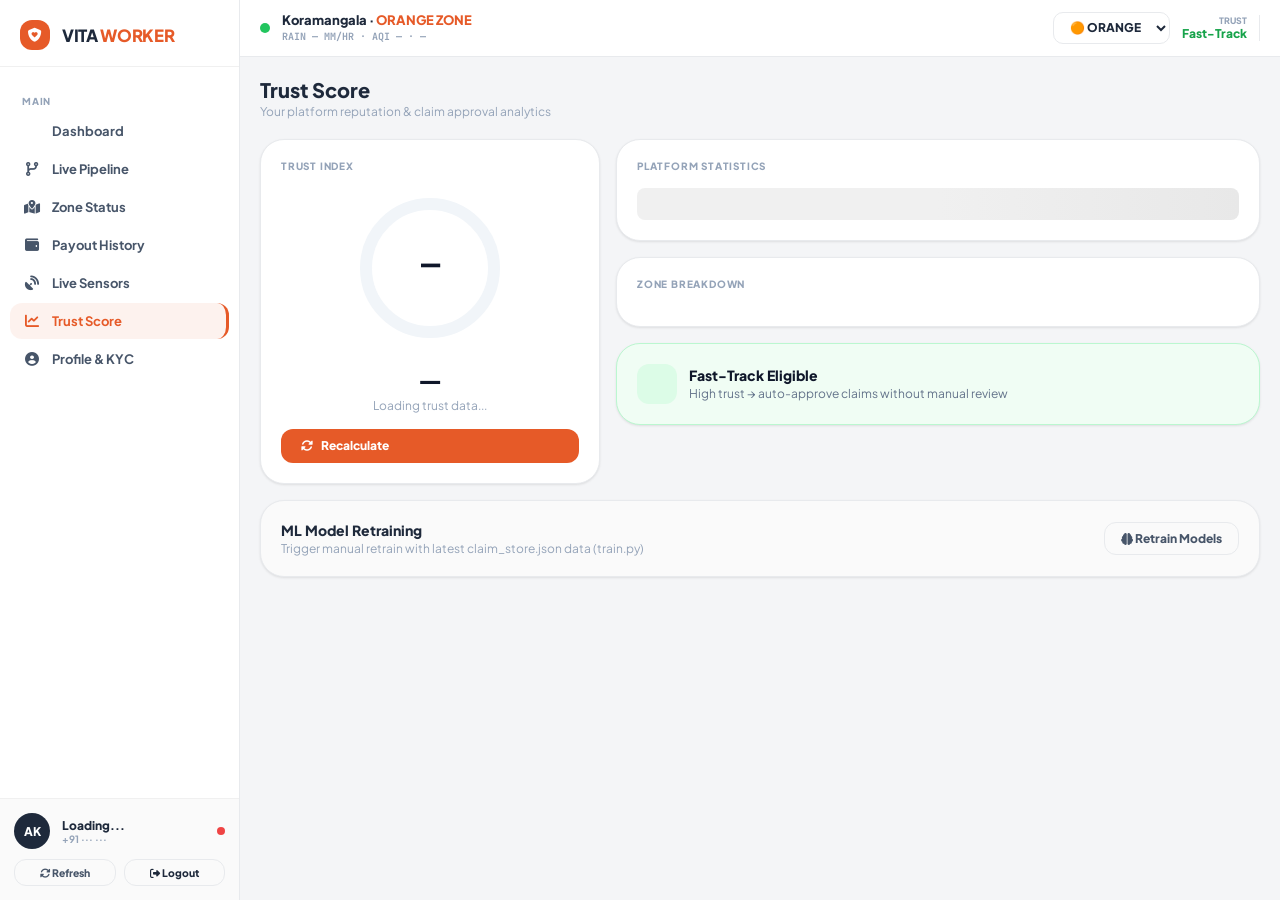
<file: frontend/workers_trust.html>
<!DOCTYPE html>
<html lang="en">
<head>
  <meta charset="UTF-8"><meta name="viewport" content="width=device-width,initial-scale=1">
  <title>VITA · Trust Score</title>
  <link rel="stylesheet" href="vita.css">
  <link rel="stylesheet" href="https://cdnjs.cloudflare.com/ajax/libs/font-awesome/6.5.0/css/all.min.css">
  <style>
    .trust-grid { display:grid; grid-template-columns:340px 1fr; gap:1rem; }
    @media(max-width:900px){.trust-grid{grid-template-columns:1fr;}}
    .stat-row { display:flex; justify-content:space-between; align-items:center; padding:0.625rem 0; border-bottom:1px solid #f1f5f9; font-size:0.8125rem; }
    .stat-row:last-child { border-bottom:none; }
  </style>
</head>
<body>
<div id="sidebar"></div>
<div id="main">
  <div id="topbar"></div>
  <div id="page-content">

    <div class="fade-up" style="margin-bottom:1.25rem;">
      <h1 style="font-size:1.25rem;font-weight:900;">Trust Score</h1>
      <p style="font-size:0.75rem;color:#94a3b8;margin-top:2px;">Your platform reputation & claim approval analytics</p>
    </div>

    <div class="trust-grid fade-up">
      <!-- Big trust ring -->
      <div class="card card-pad" style="display:flex;flex-direction:column;align-items:center;text-align:center;gap:1rem;">
        <div class="card-title" style="margin-bottom:0;align-self:flex-start;">Trust Index</div>
        <svg width="160" height="160" viewBox="0 0 160 160">
          <circle cx="80" cy="80" r="64" fill="none" stroke="#f1f5f9" stroke-width="12"/>
          <circle id="trust-ring" cx="80" cy="80" r="64" fill="none" stroke="#22c55e" stroke-width="12"
            stroke-linecap="round" stroke-dasharray="402.1" stroke-dashoffset="402.1"
            transform="rotate(-90 80 80)" style="transition:stroke-dashoffset 1.2s ease;"/>
          <text x="80" y="88" text-anchor="middle" font-family="JetBrains Mono" font-size="32" font-weight="700" fill="#0f172a" id="trust-score-text">—</text>
        </svg>
        <div>
          <div style="font-size:1.5rem;font-weight:900;color:#0f172a;" id="trust-level-text">—</div>
          <div style="font-size:0.75rem;color:#94a3b8;margin-top:4px;" id="trust-desc">Loading trust data...</div>
        </div>
        <button class="btn-primary" style="width:100%;" onclick="loadTrust()">
          <i class="fa-solid fa-rotate"></i> Recalculate
        </button>
      </div>

      <!-- Stats -->
      <div style="display:flex;flex-direction:column;gap:1rem;">
        <div class="card card-pad">
          <div class="card-title">Platform Statistics</div>
          <div id="stats-rows">
            <div style="height:2rem;border-radius:0.5rem;" class="shimmer"></div>
          </div>
        </div>

        <div class="card card-pad">
          <div class="card-title">Zone Breakdown</div>
          <div id="zone-breakdown"></div>
        </div>

        <div class="card card-pad" style="background:#f0fdf4;border-color:#bbf7d0;">
          <div style="display:flex;align-items:center;gap:0.75rem;">
            <div style="width:2.5rem;height:2.5rem;border-radius:0.75rem;background:#dcfce7;display:flex;align-items:center;justify-content:center;color:#16a34a;font-size:1.125rem;flex-shrink:0;">
              <i class="fa-solid fa-shield-check"></i>
            </div>
            <div>
              <div style="font-size:0.875rem;font-weight:900;color:#0f172a;">Fast-Track Eligible</div>
              <div style="font-size:0.75rem;color:#64748b;margin-top:2px;">High trust → auto-approve claims without manual review</div>
            </div>
          </div>
        </div>
      </div>
    </div>

    <!-- Retrain panel -->
    <div class="card card-pad fade-up" style="margin-top:1rem;background:#fafafa;">
      <div style="display:flex;align-items:center;justify-content:space-between;">
        <div>
          <div style="font-size:0.875rem;font-weight:900;">ML Model Retraining</div>
          <div style="font-size:0.75rem;color:#94a3b8;margin-top:2px;">Trigger manual retrain with latest claim_store.json data (train.py)</div>
        </div>
        <button class="btn-ghost" id="retrain-btn" onclick="triggerRetrain()">
          <i class="fa-solid fa-brain"></i> Retrain Models
        </button>
      </div>
    </div>

  </div>
</div>
<div id="toast-wrap"></div>
<script src="vita.js"></script>
<script>
VITA.init({ page: 'trust' }).then(loadTrust);

async function loadTrust() {
  const trust = await VITA.api('/api/trust');
  if (!trust) { VITA.toast('Failed to load trust data', 'error'); return; }

  const score = trust.trust_index || 0;
  const ring  = document.getElementById('trust-ring');
  ring.style.strokeDashoffset = 402.1 * (1 - score/100);
  ring.style.stroke = score>=70?'#22c55e':score>=50?'#eab308':'#ef4444';
  document.getElementById('trust-score-text').textContent = score;
  document.getElementById('trust-level-text').textContent = trust.trust_level || 'Standard';
  document.getElementById('trust-desc').textContent = `Based on ${trust.evaluated_claims} evaluated claims · ${trust.approval_rate}% approval`;

  // Stats rows
  const rows = [
    ['Total Claims',      trust.evaluated_claims,                '#0f172a'],
    ['Approval Rate',     trust.approval_rate+'%',               '#e65a28'],
  ];
  document.getElementById('stats-rows').innerHTML = rows.map(([label,val,color]) => `
    <div class="stat-row">
      <span style="color:#64748b;">${label}</span>
      <span style="font-weight:900;font-family:'JetBrains Mono',monospace;color:${color};">${val}</span>
    </div>`).join('');

  // Zone breakdown
  document.getElementById('zone-breakdown').innerHTML = Object.entries(trust.by_zone || {}).map(([z,c]) => {
    const total = trust.evaluated_claims || 1;
    const pct   = Math.round(c/total*100);
    const cols  = {GREEN:'#22c55e',YELLOW:'#eab308',ORANGE:'#f97316',RED:'#ef4444'};
    return `<div style="margin-bottom:0.625rem;">
      <div style="display:flex;justify-content:space-between;margin-bottom:4px;">
        ${VITA.chip(z)} <span style="font-size:0.75rem;font-weight:900;font-family:'JetBrains Mono',monospace;">${c} (${pct}%)</span>
      </div>
      <div class="progress-bar"><div class="progress-fill" style="width:${pct}%;background:${cols[z]};"></div></div>
    </div>`;
  }).join('');
}

async function triggerRetrain() {
  const btn = document.getElementById('retrain-btn');
  btn.disabled = true;
  btn.innerHTML = '<i class="fa-solid fa-spinner fa-spin"></i> Training...';
  VITA.toast('Retraining models in background...', 'info');
  const result = await VITA.api('/api/train'); // POST handled via fetch directly
  try {
    const r = await fetch(VITA.API + '/api/train', { method:'POST' });
    const d = await r.json();
    VITA.toast(d.message || 'Retrain started', 'success');
  } catch {
    VITA.toast('Retrain triggered (check backend logs)', 'warn');
  }
  btn.disabled = false;
  btn.innerHTML = '<i class="fa-solid fa-brain"></i> Retrain Models';
}
</script>
</body>
</html>
</file>
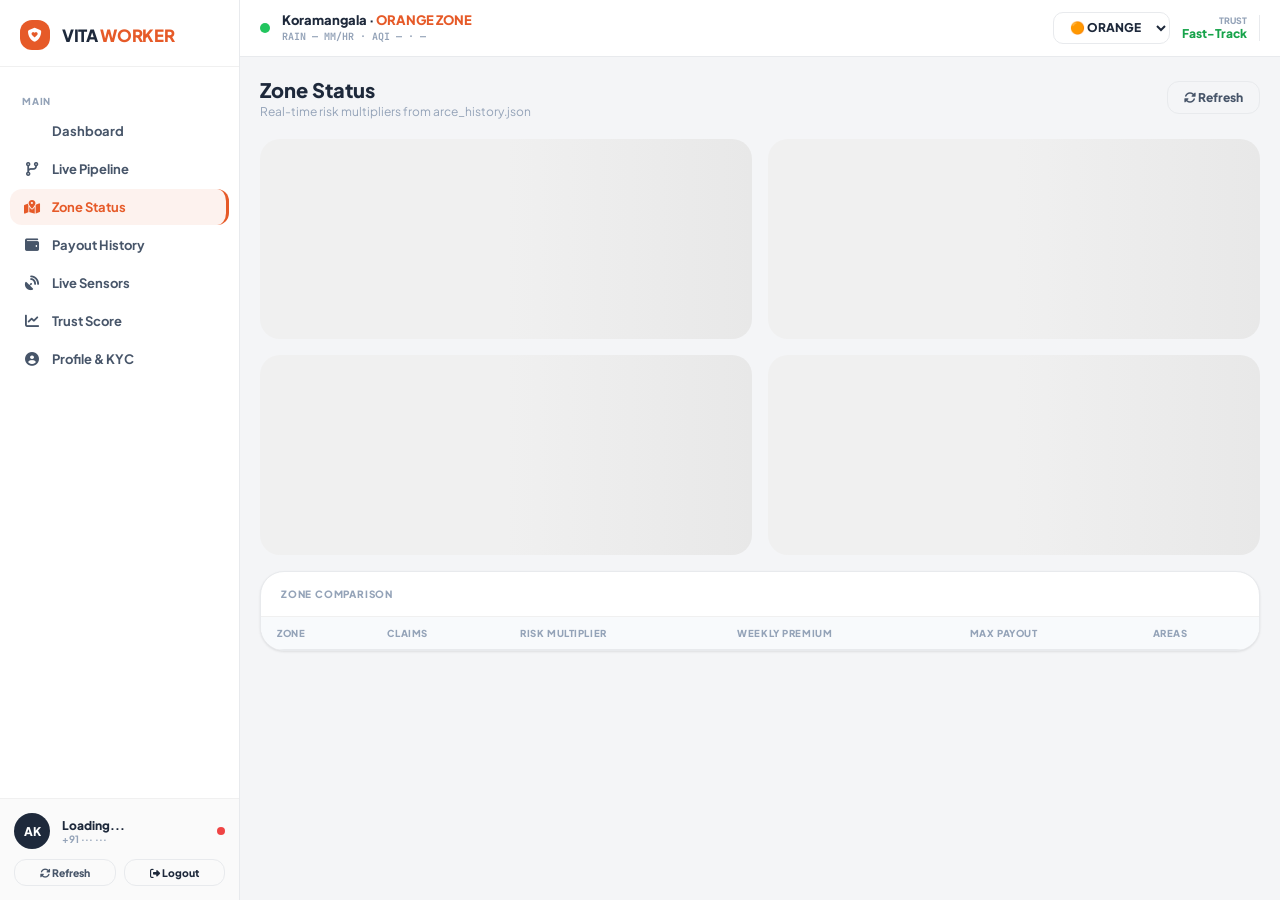
<file: frontend/workers_zonestatus.html>
<!DOCTYPE html>
<html lang="en">
<head>
  <meta charset="UTF-8"><meta name="viewport" content="width=device-width,initial-scale=1">
  <title>VITA · Zone Status</title>
  <link rel="stylesheet" href="vita.css">
  <link rel="stylesheet" href="https://cdnjs.cloudflare.com/ajax/libs/font-awesome/6.5.0/css/all.min.css">
  <style>
    .zone-card { border-radius:1.25rem; padding:1.25rem; border:1.5px solid; }
    .zone-card-GREEN  { background:#f0fdf4; border-color:#bbf7d0; }
    .zone-card-YELLOW { background:#fefce8; border-color:#fde68a; }
    .zone-card-ORANGE { background:#fff7ed; border-color:#fed7aa; }
    .zone-card-RED    { background:#fef2f2; border-color:#fecaca; }
    .zone-header { display:flex; align-items:center; justify-content:space-between; margin-bottom:1rem; }
    .zone-big { font-size:2rem; font-weight:900; font-family:'JetBrains Mono',monospace; }
    .zone-big-GREEN  { color:#16a34a; }
    .zone-big-YELLOW { color:#ca8a04; }
    .zone-big-ORANGE { color:#ea580c; }
    .zone-big-RED    { color:#dc2626; }
    .zone-row { display:flex; justify-content:space-between; align-items:center; padding:0.375rem 0; border-bottom:1px solid rgba(0,0,0,0.04); font-size:0.8rem; }
    .zone-row:last-child { border-bottom:none; }
    .multiplier-bar { height:6px; background:#e8eaed; border-radius:99px; overflow:hidden; margin-top:0.5rem; }
    .multiplier-fill { height:100%; border-radius:99px; transition:width 0.7s ease; }
  </style>
</head>
<body>
<div id="sidebar"></div>
<div id="main">
  <div id="topbar"></div>
  <div id="page-content">

    <div class="fade-up" style="display:flex;align-items:center;justify-content:space-between;margin-bottom:1.25rem;">
      <div>
        <h1 style="font-size:1.25rem;font-weight:900;">Zone Status</h1>
        <p style="font-size:0.75rem;color:#94a3b8;margin-top:2px;">Real-time risk multipliers from arce_history.json</p>
      </div>
      <button class="btn-ghost" onclick="loadZones()"><i class="fa-solid fa-rotate"></i> Refresh</button>
    </div>

    <!-- Zone cards 2×2 -->
    <div class="grid-2 fade-up" id="zone-grid">
      <div style="height:200px;border-radius:1.25rem;" class="shimmer"></div>
      <div style="height:200px;border-radius:1.25rem;" class="shimmer"></div>
      <div style="height:200px;border-radius:1.25rem;" class="shimmer"></div>
      <div style="height:200px;border-radius:1.25rem;" class="shimmer"></div>
    </div>

    <!-- Summary table -->
    <div class="card fade-up" style="overflow:hidden;margin-top:1rem;">
      <div style="padding:1rem 1.25rem;border-bottom:1px solid #f0f0f0;">
        <div class="card-title" style="margin-bottom:0;">Zone Comparison</div>
      </div>
      <div style="overflow-x:auto;">
        <table class="vita-table">
          <thead>
            <tr><th>Zone</th><th>Claims</th><th>Risk Multiplier</th><th>Weekly Premium</th><th>Max Payout</th><th>Areas</th></tr>
          </thead>
          <tbody id="zone-table"></tbody>
        </table>
      </div>
    </div>

  </div>
</div>
<div id="toast-wrap"></div>
<script src="vita.js"></script>
<script>
VITA.init({ page: 'zone' }).then(loadZones);

async function loadZones() {
  const response = await VITA.api('/api/zone/status');
  if (!response || !response.zones) { VITA.toast('Failed to load zone data', 'error'); return; }
  
  const data = {};
  response.zones.forEach(z => {
    data[z.zone] = z;
  });

  const zones = ['GREEN','YELLOW','ORANGE','RED'];
  const icons = {GREEN:'leaf',YELLOW:'sun',ORANGE:'cloud-rain',RED:'triangle-exclamation'};
  const maxClaims = Math.max(...zones.map(z => data[z]?.claims || 0), 1);
  const maxMult   = 3.0;

  document.getElementById('zone-grid').innerHTML = zones.map(z => {
    const d = data[z];
    const fillColor = {GREEN:'#22c55e',YELLOW:'#eab308',ORANGE:'#f97316',RED:'#ef4444'}[z];
    const multPct = Math.min((d.risk_multiplier / maxMult)*100, 100);
    return `
      <div class="zone-card zone-card-${z} fade-up">
        <div class="zone-header">
          <div>
            <div style="font-size:0.6rem;font-weight:900;color:#94a3b8;text-transform:uppercase;letter-spacing:0.08em;">${z} Zone</div>
            <div class="zone-big zone-big-${z}">${d.claims}</div>
            <div style="font-size:0.7rem;color:#94a3b8;font-weight:700;">total claims</div>
          </div>
          <div style="text-align:right;">
            <div style="font-size:2rem;opacity:0.15;"><i class="fa-solid fa-${icons[z]}"></i></div>
            ${VITA.chip(z)}
          </div>
        </div>
        <div class="zone-row"><span style="font-size:0.75rem;color:#64748b;">Weekly Premium</span> <b>₹${d.weekly_premium}</b></div>
        <div class="zone-row"><span style="font-size:0.75rem;color:#64748b;">Max Payout</span> <b>₹${d.max_payout}</b></div>
        <div class="zone-row"><span style="font-size:0.75rem;color:#64748b;">Risk Multiplier</span> <b>${d.risk_multiplier.toFixed(3)}×</b></div>
        <div class="zone-row"><span style="font-size:0.75rem;color:#64748b;">Areas</span> <span style="font-size:0.7rem;color:#475569;">${d.areas}</span></div>
        <div style="margin-top:0.75rem;">
          <div style="font-size:0.55rem;font-weight:800;color:#94a3b8;text-transform:uppercase;margin-bottom:4px;">Risk multiplier pressure</div>
          <div class="multiplier-bar">
            <div class="multiplier-fill" style="width:${multPct}%;background:${fillColor};"></div>
          </div>
        </div>
      </div>`;
  }).join('');

  document.getElementById('zone-table').innerHTML = zones.map(z => {
    const d = data[z];
    return `<tr>
      <td>${VITA.chip(z)}</td>
      <td class="mono" style="font-weight:900;">${d.claims}</td>
      <td class="mono">${d.risk_multiplier.toFixed(3)}×</td>
      <td class="mono">₹${d.weekly_premium}</td>
      <td class="mono" style="color:#16a34a;font-weight:900;">₹${d.max_payout}</td>
      <td style="font-size:0.7rem;color:#64748b;">${d.areas}</td>
    </tr>`;
  }).join('');
}
</script>
</body>
</html>
</file>
<file: frontend/vita.css>
/* ═══════════════════════════════════════════════════
   VITA InsuraTech — Shared Stylesheet
   Import in every HTML page via <link rel="stylesheet" href="vita.css">
═══════════════════════════════════════════════════ */

@import url('https://fonts.googleapis.com/css2?family=Plus+Jakarta+Sans:wght@400;500;600;700;800;900&family=JetBrains+Mono:wght@400;600;700&display=swap');

:root {
  --brand:        #e65a28;
  --brand-soft:   rgba(230,90,40,0.08);
  --brand-mid:    rgba(230,90,40,0.18);
  --slate-900:    #0f172a;
  --slate-800:    #1e293b;
  --slate-600:    #475569;
  --slate-400:    #94a3b8;
  --slate-100:    #f1f5f9;
  --white:        #ffffff;
  --bg:           #f4f5f7;
  --radius-xl:    1.5rem;
  --radius-2xl:   2rem;
  --shadow-sm:    0 1px 3px rgba(0,0,0,0.06), 0 1px 2px rgba(0,0,0,0.04);
  --shadow-md:    0 4px 16px rgba(0,0,0,0.08);
}

*, *::before, *::after { box-sizing: border-box; margin: 0; padding: 0; }

body {
  font-family: 'Plus Jakarta Sans', sans-serif;
  background: var(--bg);
  color: var(--slate-800);
  display: flex;
  min-height: 100vh;
  overflow: hidden;
}

/* ── Sidebar ─────────────────────────────────────── */
#sidebar {
  width: 240px;
  background: var(--white);
  border-right: 1px solid #e8eaed;
  display: flex;
  flex-direction: column;
  height: 100vh;
  position: sticky;
  top: 0;
  flex-shrink: 0;
  transition: transform 0.3s ease;
}

.sidebar-logo {
  padding: 1.25rem 1.25rem 1rem;
  border-bottom: 1px solid #f0f0f0;
  display: flex;
  align-items: center;
  gap: 0.75rem;
}
.sidebar-logo-icon {
  background: var(--brand);
  padding: 0.5rem;
  border-radius: 0.75rem;
  display: flex;
  align-items: center;
  justify-content: center;
}
.sidebar-logo-icon i { color: white; font-size: 0.875rem; }
.sidebar-logo-text { font-size: 1.05rem; font-weight: 900; color: var(--slate-800); letter-spacing: -0.02em; }
.sidebar-logo-text span { color: var(--brand); }

.sidebar-nav {
  flex: 1;
  padding: 1rem 0.625rem;
  overflow-y: auto;
  display: flex;
  flex-direction: column;
  gap: 2px;
}

.sidebar-section-label {
  font-size: 0.6rem;
  font-weight: 800;
  color: var(--slate-400);
  text-transform: uppercase;
  letter-spacing: 0.08em;
  padding: 0.75rem 0.75rem 0.25rem;
}

.nav-link {
  display: flex;
  align-items: center;
  gap: 0.75rem;
  padding: 0.625rem 0.875rem;
  border-radius: 0.75rem;
  font-size: 0.8125rem;
  font-weight: 700;
  color: var(--slate-600);
  text-decoration: none;
  border: none;
  background: none;
  width: 100%;
  cursor: pointer;
  transition: all 0.15s ease;
  border-right: 3px solid transparent;
}
.nav-link i { width: 1rem; text-align: center; font-size: 0.875rem; flex-shrink: 0; }
.nav-link:hover { background: var(--brand-soft); color: var(--brand); }
.nav-link.active { background: var(--brand-soft); color: var(--brand); border-right-color: var(--brand); }

.sidebar-divider { height: 1px; background: #f0f0f0; margin: 0.5rem 0.625rem; }

.sidebar-footer {
  padding: 0.875rem;
  border-top: 1px solid #f0f0f0;
  background: #fafafa;
}
.sidebar-user { display: flex; align-items: center; gap: 0.75rem; margin-bottom: 0.625rem; }
.sidebar-avatar {
  width: 2.25rem; height: 2.25rem;
  border-radius: 50%;
  background: var(--slate-800);
  color: white;
  font-size: 0.75rem;
  font-weight: 900;
  display: flex; align-items: center; justify-content: center;
  flex-shrink: 0;
}
.sidebar-user-name { font-size: 0.75rem; font-weight: 900; color: var(--slate-800); }
.sidebar-user-phone { font-size: 0.625rem; font-weight: 700; color: var(--slate-400); text-transform: uppercase; }

/* API status dot */
#api-status-dot {
  width: 0.5rem; height: 0.5rem;
  border-radius: 50%;
  background: #d1d5db;
  margin-left: auto;
  flex-shrink: 0;
}
#api-status-dot.online  { background: #22c55e; animation: pulse-green 2s infinite; }
#api-status-dot.offline { background: #ef4444; animation: pulse-red 1.5s infinite; }

/* ── Main area ───────────────────────────────────── */
#main { flex: 1; display: flex; flex-direction: column; height: 100vh; overflow: hidden; }

/* ── Topbar ──────────────────────────────────────── */
#topbar {
  background: var(--white);
  border-bottom: 1px solid #e8eaed;
  padding: 0.75rem 1.25rem;
  display: flex;
  align-items: center;
  justify-content: space-between;
  flex-shrink: 0;
  z-index: 40;
}
.topbar-left { display: flex; align-items: center; gap: 0.75rem; }
.topbar-live-dot {
  width: 0.625rem; height: 0.625rem;
  border-radius: 50%;
  background: #22c55e;
  animation: pulse-green 2s infinite;
}
.topbar-location { font-size: 0.8125rem; font-weight: 800; color: var(--slate-800); }
.topbar-location .zone-label { color: var(--brand); text-transform: uppercase; }
.topbar-meta { font-size: 0.625rem; font-weight: 700; color: var(--slate-400); text-transform: uppercase; margin-top: 2px; font-family: 'JetBrains Mono', monospace; }

.topbar-right { display: flex; align-items: center; gap: 0.75rem; }

#zone-select {
  font-family: 'Plus Jakarta Sans', sans-serif;
  font-size: 0.75rem;
  font-weight: 800;
  border: 1.5px solid #e8eaed;
  border-radius: 0.625rem;
  padding: 0.4rem 0.75rem;
  background: var(--white);
  color: var(--slate-800);
  cursor: pointer;
  outline: none;
}
#zone-select:focus { border-color: var(--brand); }

/* ── Page content area ───────────────────────────── */
#page-content {
  flex: 1;
  overflow-y: auto;
  padding: 1.25rem;
}

/* ── Cards ───────────────────────────────────────── */
.card {
  background: var(--white);
  border: 1px solid #e8eaed;
  border-radius: var(--radius-xl);
  box-shadow: var(--shadow-sm);
}
.card-pad { padding: 1.25rem; }
.card-title {
  font-size: 0.625rem;
  font-weight: 900;
  color: var(--slate-400);
  text-transform: uppercase;
  letter-spacing: 0.08em;
  margin-bottom: 1rem;
}

/* ── Stat cards ──────────────────────────────────── */
.stat-value {
  font-size: 1.75rem;
  font-weight: 900;
  color: var(--slate-800);
  font-family: 'JetBrains Mono', monospace;
  line-height: 1;
}
.stat-label {
  font-size: 0.6rem;
  font-weight: 800;
  color: var(--slate-400);
  text-transform: uppercase;
  letter-spacing: 0.08em;
  margin-bottom: 0.25rem;
}

/* ── Badges / chips ──────────────────────────────── */
.chip {
  display: inline-block;
  padding: 0.2rem 0.6rem;
  border-radius: 99px;
  font-size: 0.625rem;
  font-weight: 900;
  text-transform: uppercase;
  letter-spacing: 0.04em;
}
.chip-GREEN  { background:#dcfce7; color:#16a34a; }
.chip-YELLOW { background:#fef9c3; color:#ca8a04; }
.chip-ORANGE { background:#ffedd5; color:#ea580c; }
.chip-RED    { background:#fee2e2; color:#dc2626; }
.chip-LOW      { background:#dcfce7; color:#16a34a; }
.chip-MEDIUM   { background:#fef9c3; color:#ca8a04; }
.chip-HIGH     { background:#ffedd5; color:#ea580c; }
.chip-CRITICAL { background:#fee2e2; color:#dc2626; }
.chip-APPROVED { background:#dcfce7; color:#16a34a; }
.chip-REJECTED { background:#fee2e2; color:#dc2626; }
.chip-REVIEW   { background:#fef9c3; color:#ca8a04; }
.chip-PASS     { background:#dcfce7; color:#16a34a; }
.chip-FAIL     { background:#fee2e2; color:#dc2626; }
.chip-WARN     { background:#fef9c3; color:#ca8a04; }
.chip-PAID     { background:#dcfce7; color:#16a34a; }
.chip-PENDING  { background:#fef9c3; color:#ca8a04; }

/* ── Buttons ─────────────────────────────────────── */
.btn-primary {
  background: var(--brand);
  color: white;
  border: none;
  border-radius: 0.75rem;
  padding: 0.6rem 1.25rem;
  font-family: 'Plus Jakarta Sans', sans-serif;
  font-size: 0.75rem;
  font-weight: 900;
  cursor: pointer;
  display: inline-flex;
  align-items: center;
  gap: 0.5rem;
  transition: opacity 0.15s;
}
.btn-primary:hover { opacity: 0.88; }
.btn-primary:disabled { opacity: 0.5; cursor: not-allowed; }

.btn-ghost {
  background: none;
  border: 1.5px solid #e8eaed;
  border-radius: 0.75rem;
  padding: 0.5rem 1rem;
  font-family: 'Plus Jakarta Sans', sans-serif;
  font-size: 0.75rem;
  font-weight: 800;
  cursor: pointer;
  color: var(--slate-600);
  transition: all 0.15s;
}
.btn-ghost:hover { border-color: var(--brand); color: var(--brand); background: var(--brand-soft); }

/* ── Pipeline dark card ──────────────────────────── */
.dark-card {
  background: var(--slate-900);
  border-radius: var(--radius-xl);
  color: white;
  padding: 1.5rem;
}
.dark-card .card-title { color: #475569; }

/* Pipeline step */
.pipe-step { display: flex; align-items: flex-start; gap: 0.75rem; }
.pipe-step-icon { width: 1rem; flex-shrink: 0; margin-top: 1px; font-size: 0.875rem; }
.pipe-step-body { flex: 1; }
.pipe-step-name { font-size: 0.6875rem; font-weight: 700; color: #cbd5e1; }
.pipe-step-detail { font-size: 0.5625rem; color: #64748b; margin-top: 2px; font-family: 'JetBrains Mono', monospace; }
.pipe-connector { width: 2px; height: 18px; background: #1e293b; margin-left: 7px; }
.pipe-connector.done { background: #22c55e; }
.pipe-connector.fail { background: #ef4444; }

/* ── Score ring ──────────────────────────────────── */
.score-ring-track { stroke: #1e293b; }
.score-ring-fill  { transition: stroke-dashoffset 1.1s cubic-bezier(.4,0,.2,1), stroke 0.5s ease; }

/* ── Progress bar ────────────────────────────────── */
.progress-bar {
  height: 6px;
  background: #f1f5f9;
  border-radius: 99px;
  overflow: hidden;
}
.progress-fill {
  height: 100%;
  border-radius: 99px;
  transition: width 0.7s ease;
}

/* ── Table ───────────────────────────────────────── */
.vita-table { width: 100%; border-collapse: collapse; font-size: 0.75rem; }
.vita-table thead th {
  padding: 0.625rem 1rem;
  text-align: left;
  font-size: 0.6rem;
  font-weight: 900;
  color: var(--slate-400);
  text-transform: uppercase;
  letter-spacing: 0.06em;
  background: #f8fafc;
  border-bottom: 1px solid #e8eaed;
}
.vita-table tbody td {
  padding: 0.75rem 1rem;
  border-bottom: 1px solid #f8fafc;
  color: var(--slate-800);
}
.vita-table tbody tr:hover { background: #fafbfc; }
.vita-table .mono { font-family: 'JetBrains Mono', monospace; font-size: 0.6875rem; }

/* ── SSE log ─────────────────────────────────────── */
.sse-log {
  background: #020617;
  border-radius: 0.75rem;
  padding: 0.875rem;
  font-family: 'JetBrains Mono', monospace;
  font-size: 0.6875rem;
  color: #4ade80;
  max-height: 200px;
  overflow-y: auto;
  line-height: 1.6;
}
.sse-log .ts { color: #334155; }
.sse-log .warn { color: #fb923c; }
.sse-log .err  { color: #f87171; }

/* ── Toast ───────────────────────────────────────── */
#toast-wrap {
  position: fixed;
  bottom: 1.25rem;
  right: 1.25rem;
  z-index: 9999;
  display: flex;
  flex-direction: column;
  gap: 0.5rem;
  pointer-events: none;
}
.toast {
  padding: 0.75rem 1.125rem;
  border-radius: 0.875rem;
  font-size: 0.75rem;
  font-weight: 700;
  box-shadow: 0 8px 24px rgba(0,0,0,0.12);
  animation: toastIn 0.3s ease, toastOut 0.4s ease 3.6s forwards;
  pointer-events: auto;
  max-width: 300px;
}
.toast-success { background:#dcfce7; color:#15803d; border:1px solid #bbf7d0; }
.toast-error   { background:#fee2e2; color:#dc2626; border:1px solid #fecaca; }
.toast-info    { background:#dbeafe; color:#1d4ed8; border:1px solid #bfdbfe; }
.toast-warn    { background:#fef9c3; color:#92400e; border:1px solid #fde68a; }

/* ── Shimmer (loading) ───────────────────────────── */
.shimmer {
  background: linear-gradient(90deg,#f0f0f0 25%,#e8e8e8 50%,#f0f0f0 75%);
  background-size: 200% 100%;
  animation: shimmer 1.4s infinite;
  border-radius: 0.5rem;
  color: transparent !important;
}

/* ── Animations ──────────────────────────────────── */
@keyframes pulse-green {
  0%,100% { box-shadow: 0 0 0 0 rgba(34,197,94,0.45); }
  50%      { box-shadow: 0 0 0 6px rgba(34,197,94,0); }
}
@keyframes pulse-red {
  0%,100% { box-shadow: 0 0 0 0 rgba(239,68,68,0.45); }
  50%      { box-shadow: 0 0 0 6px rgba(239,68,68,0); }
}
@keyframes shimmer {
  0%   { background-position:-200% 0; }
  100% { background-position: 200% 0; }
}
@keyframes toastIn  { from{transform:translateX(120%);opacity:0} to{transform:none;opacity:1} }
@keyframes toastOut { to{opacity:0;transform:translateX(120%)} }
@keyframes fadeUp   { from{opacity:0;transform:translateY(12px)} to{opacity:1;transform:none} }
.fade-up { animation: fadeUp 0.4s ease both; }

/* ── Scrollbar ───────────────────────────────────── */
::-webkit-scrollbar { width: 4px; height: 4px; }
::-webkit-scrollbar-track { background: transparent; }
::-webkit-scrollbar-thumb { background: #cbd5e1; border-radius: 99px; }

/* ── Responsive: hide sidebar on mobile ──────────── */
@media (max-width: 768px) {
  #sidebar { display: none; }
  #page-content { padding: 1rem; }
}

/* ── Utility ─────────────────────────────────────── */
.mono { font-family: 'JetBrains Mono', monospace; }
.brand-text { color: var(--brand); }
.grid-2 { display: grid; grid-template-columns: 1fr 1fr; gap: 1rem; }
.grid-3 { display: grid; grid-template-columns: repeat(3,1fr); gap: 1rem; }
.grid-4 { display: grid; grid-template-columns: repeat(4,1fr); gap: 1rem; }
@media (max-width:900px) { .grid-4{grid-template-columns:1fr 1fr;} .grid-3{grid-template-columns:1fr 1fr;} }
@media (max-width:600px) { .grid-4,.grid-3,.grid-2{grid-template-columns:1fr;} }
.flex { display:flex; } .items-center{align-items:center;} .justify-between{justify-content:space-between;}
.gap-2{gap:0.5rem;} .gap-3{gap:0.75rem;} .gap-4{gap:1rem;}
.mt-1{margin-top:0.25rem;} .mt-2{margin-top:0.5rem;} .mt-3{margin-top:0.75rem;} .mt-4{margin-top:1rem;}
.mb-1{margin-bottom:0.25rem;} .mb-2{margin-bottom:0.5rem;} .mb-3{margin-bottom:0.75rem;} .mb-4{margin-bottom:1rem;}
.text-sm{font-size:0.875rem;} .text-xs{font-size:0.75rem;} .font-black{font-weight:900;}
.space-y-3 > * + * { margin-top: 0.75rem; }
.space-y-4 > * + * { margin-top: 1rem; }
</file>
